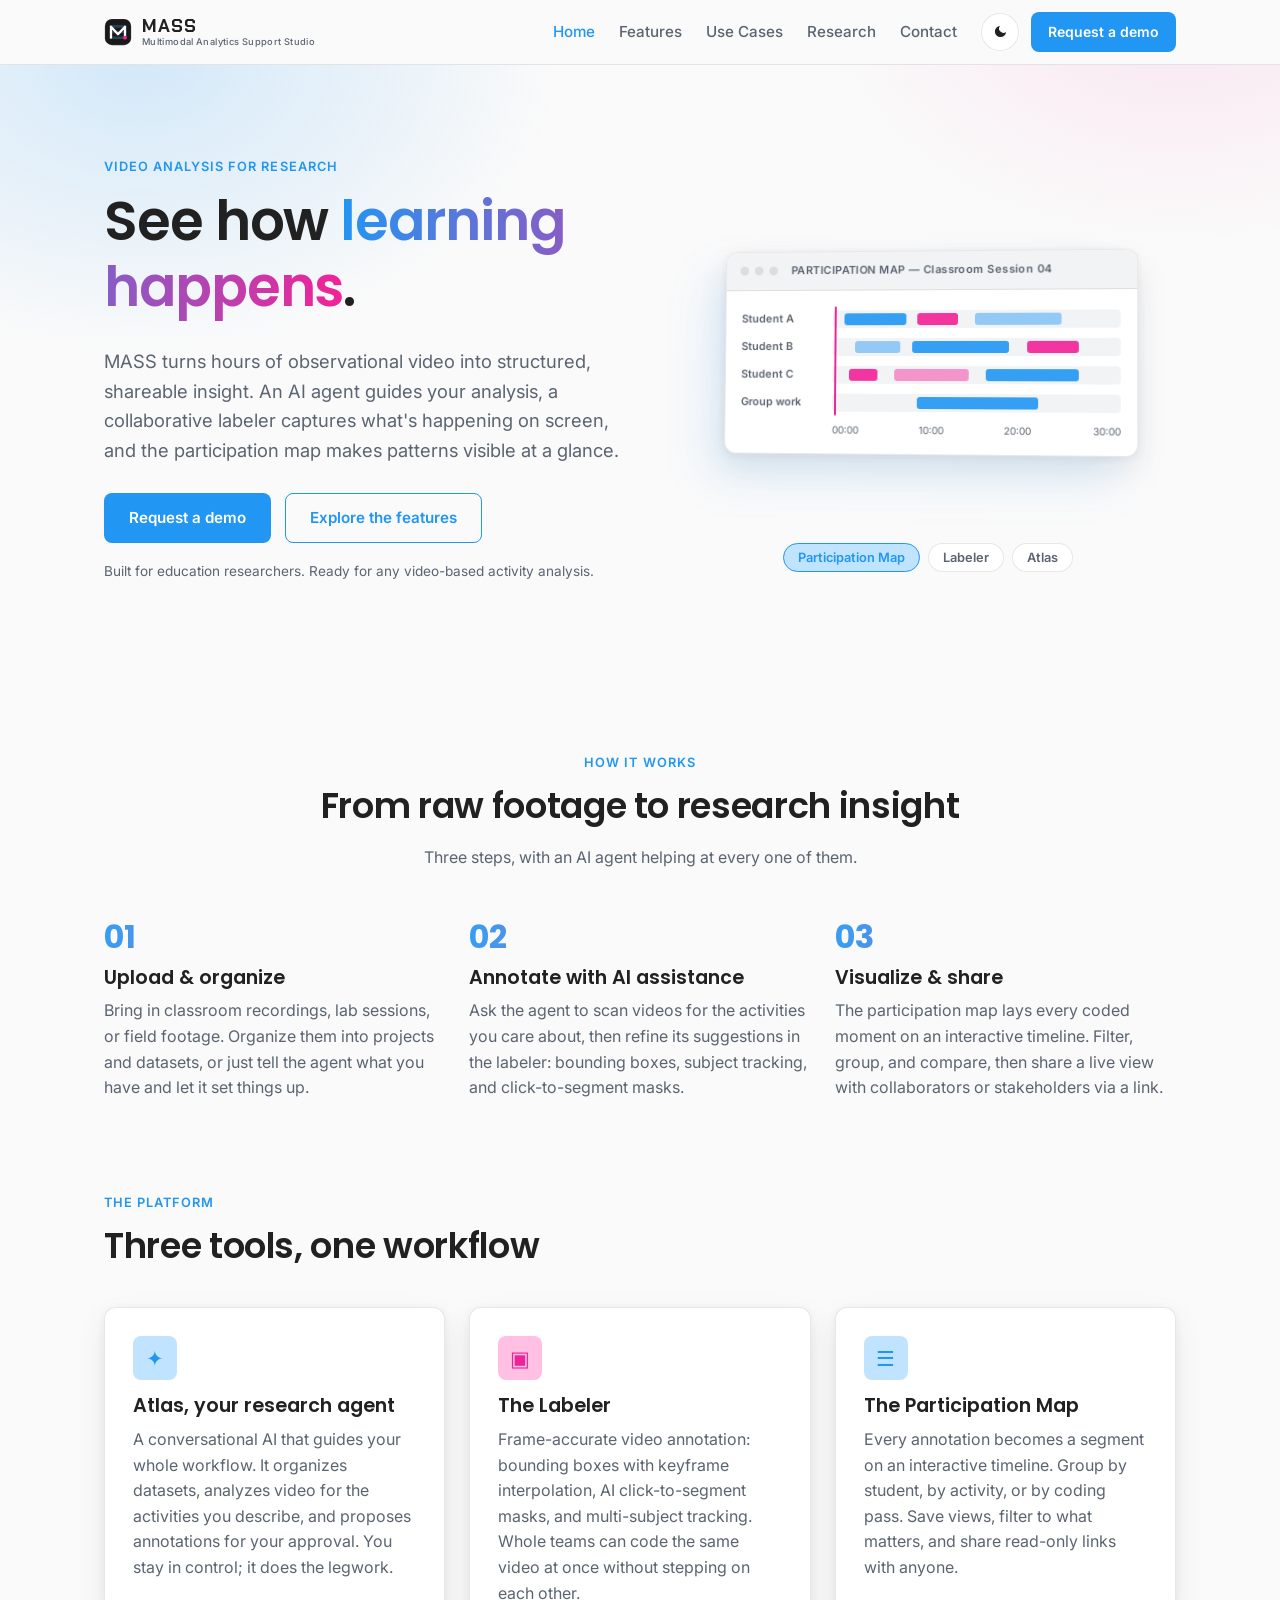
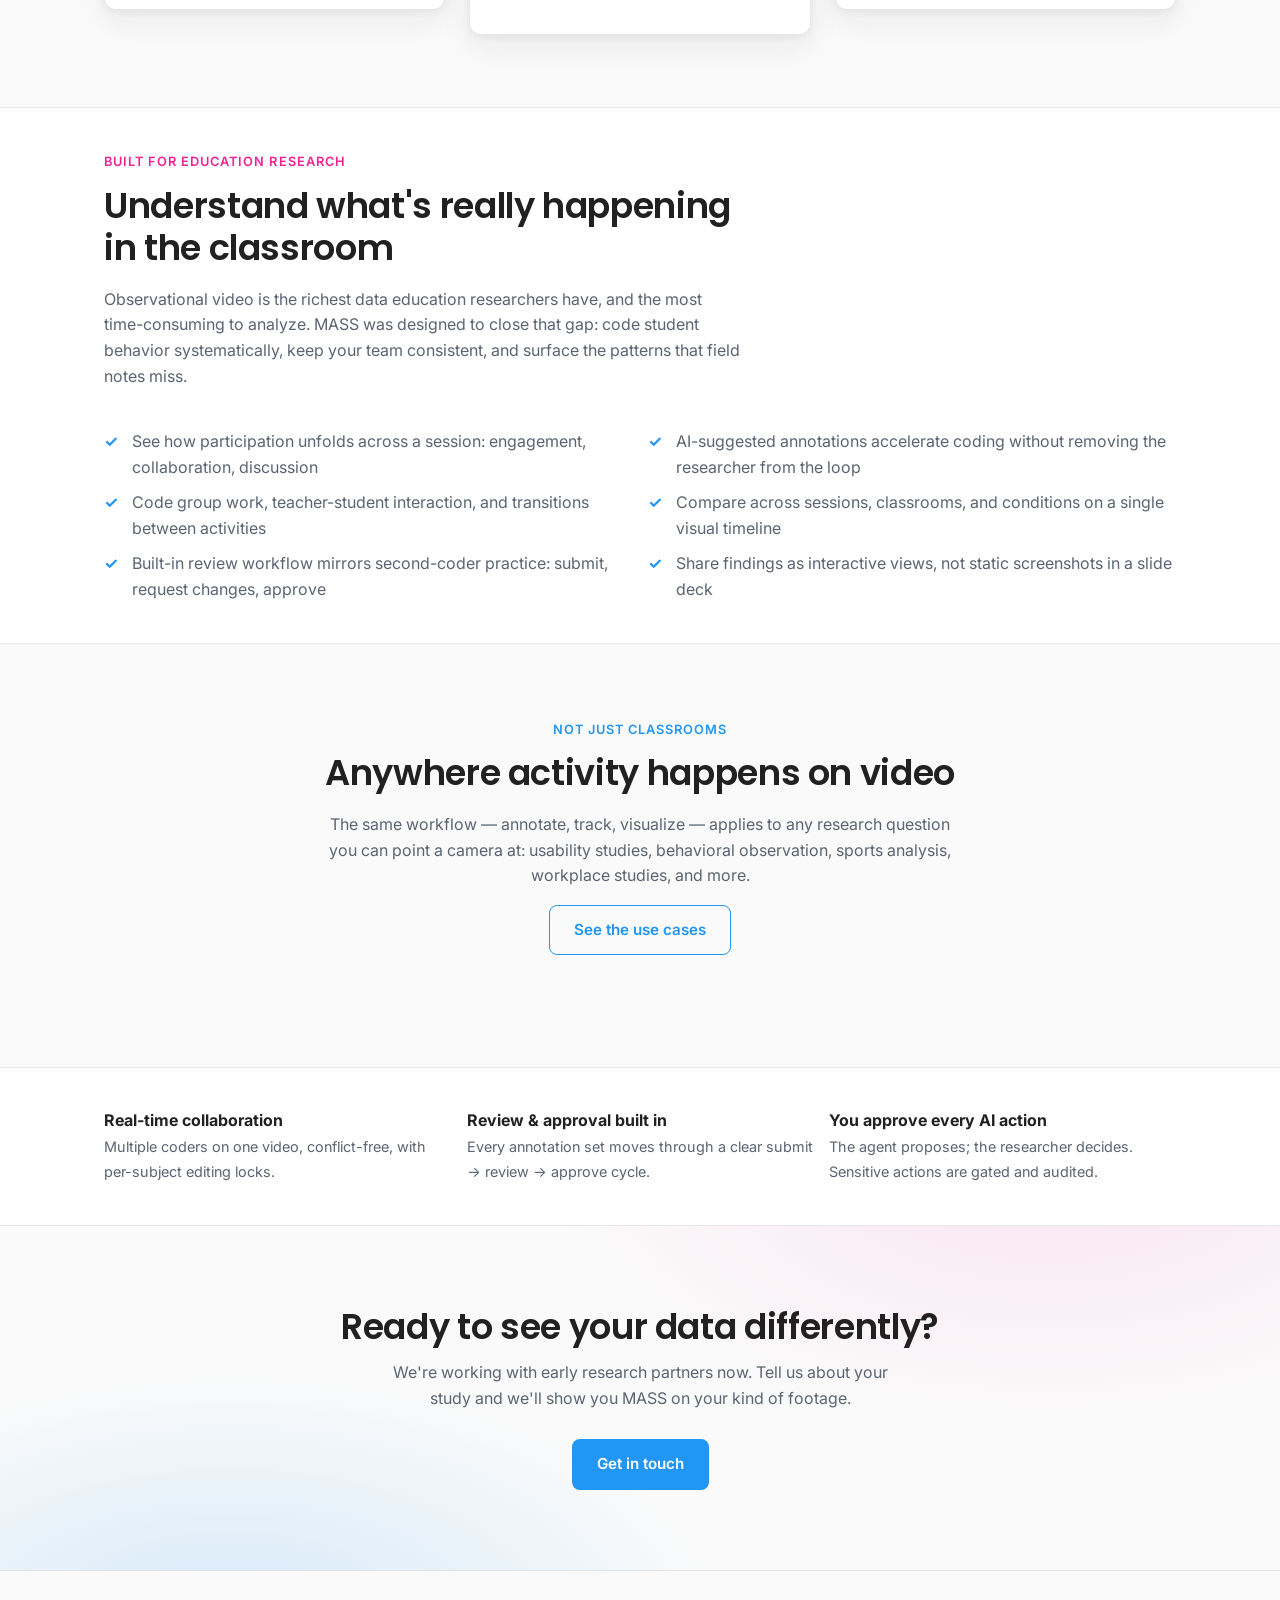
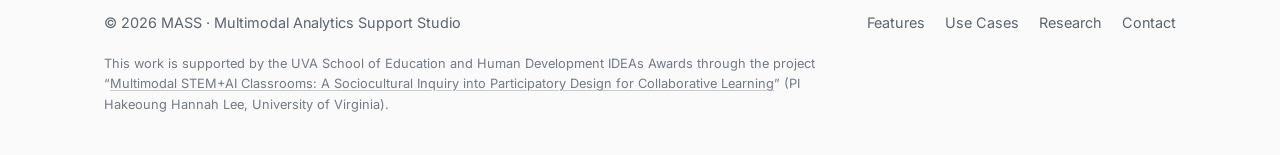
<file: index.html>
<!DOCTYPE html>
<html lang="en">
<head>
  <meta charset="UTF-8" />
  <meta name="viewport" content="width=device-width, initial-scale=1.0" />
  <title>MASS — See how learning happens</title>
  <meta name="description" content="MASS turns hours of observational video into structured, shareable research insight. Agent-guided workflows, collaborative annotation, and visual activity analysis, built for education researchers." />
  <link rel="icon" type="image/svg+xml" href="assets/logo.svg" />
  <link rel="preconnect" href="https://fonts.googleapis.com" />
  <link rel="preconnect" href="https://fonts.gstatic.com" crossorigin />
  <link href="https://fonts.googleapis.com/css2?family=Chakra+Petch:wght@700&family=Inter:wght@400;500;600&family=Poppins:wght@600;700&display=swap" rel="stylesheet" />
  <link rel="stylesheet" href="css/styles.css" />
  <script>
    // Set theme before first paint to avoid a flash of the wrong mode.
    (function () {
      try {
        var t = localStorage.getItem("mass-theme");
        if (!t) t = "light";
        document.documentElement.setAttribute("data-theme", t);
      } catch (e) {}
    })();
  </script>
</head>
<body>

  <header class="site-header">
    <div class="container nav">
      <a class="nav__brand" href="/">
        <img src="assets/logo.svg" alt="" width="28" height="28" />
        <span class="nav__brand-text">MASS<small>Multimodal Analytics Support Studio</small></span>
      </a>
      <button class="nav-toggle" aria-label="Toggle navigation" aria-expanded="false">☰</button>
      <ul class="nav__links">
        <li><a href="/" class="is-active">Home</a></li>
        <li><a href="features">Features</a></li>
        <li><a href="use-cases">Use Cases</a></li>
        <li><a href="https://www.mltilab.com/projects/mass" target="_blank" rel="noopener">Research</a></li>
        <li><a href="contact">Contact</a></li>
      </ul>
      <div class="nav__actions">
        <button class="theme-toggle" aria-label="Toggle dark mode">
          <span class="icon-moon"><svg width="15" height="15" viewBox="0 0 24 24" fill="currentColor" aria-hidden="true"><path d="M21 12.8A9 9 0 1 1 11.2 3a7 7 0 0 0 9.8 9.8z"/></svg></span><span class="icon-sun"><svg width="15" height="15" viewBox="0 0 24 24" fill="none" stroke="currentColor" stroke-width="2" stroke-linecap="round" aria-hidden="true"><circle cx="12" cy="12" r="4"/><path d="M12 2v2M12 20v2M4.9 4.9l1.4 1.4M17.7 17.7l1.4 1.4M2 12h2M20 12h2M4.9 19.1l1.4-1.4M17.7 6.3l1.4-1.4"/></svg></span>
        </button>
        <a class="btn btn--primary btn--small" href="contact">Request a demo</a>
      </div>
    </div>
  </header>

  <main>

    <!-- ============ HERO ============ -->
    <section class="hero">
      <div class="container">
        <div class="hero__copy">
          <span class="eyebrow">Video analysis for research</span>
          <h1>See how <span class="grad-text">learning happens</span>.</h1>
          <p class="lead">
            MASS turns hours of observational video into structured, shareable insight.
            An AI agent guides your analysis, a collaborative labeler captures what's
            happening on screen, and the participation map makes patterns visible at a glance.
          </p>
          <div class="hero__actions">
            <a class="btn btn--primary" href="contact">Request a demo</a>
            <a class="btn btn--outline" href="features">Explore the features</a>
          </div>
          <p class="hero__note">Built for education researchers. Ready for any video-based activity analysis.</p>
        </div>

        <!-- Rotating product showcase: participation map / labeler / Atlas -->
        <div class="hero-showcase">
          <div class="hero-mocks">

            <figure class="mock is-active" data-mock="map" aria-label="Illustration of the MASS participation map: per-student timelines with color-coded activity segments">
              <div class="mock__bar">
                <span class="mock__dot"></span><span class="mock__dot"></span><span class="mock__dot"></span>
                <span class="mock__title">PARTICIPATION MAP — Classroom Session 04</span>
              </div>
              <div class="mock__body">
                <div class="am-timeline">
                  <div class="am-lane">
                    <span class="am-lane__label">Student A</span>
                    <div class="am-lane__track">
                      <span class="am-seg" style="left:4%; width:22%"></span>
                      <span class="am-seg--alt am-seg" style="left:30%; width:14%"></span>
                      <span class="am-seg am-seg--soft" style="left:50%; width:30%"></span>
                    </div>
                  </div>
                  <div class="am-lane">
                    <span class="am-lane__label">Student B</span>
                    <div class="am-lane__track">
                      <span class="am-seg am-seg--soft" style="left:8%; width:16%"></span>
                      <span class="am-seg" style="left:28%; width:34%"></span>
                      <span class="am-seg--alt am-seg" style="left:68%; width:18%"></span>
                    </div>
                  </div>
                  <div class="am-lane">
                    <span class="am-lane__label">Student C</span>
                    <div class="am-lane__track">
                      <span class="am-seg--alt am-seg" style="left:6%; width:10%"></span>
                      <span class="am-seg am-seg--soft2" style="left:22%; width:26%"></span>
                      <span class="am-seg" style="left:54%; width:32%"></span>
                    </div>
                  </div>
                  <div class="am-lane">
                    <span class="am-lane__label">Group work</span>
                    <div class="am-lane__track">
                      <span class="am-seg" style="left:30%; width:42%"></span>
                    </div>
                  </div>
                  <span class="am-playhead" aria-hidden="true"></span>
                </div>
                <div class="am-axis"><span>00:00</span><span>10:00</span><span>20:00</span><span>30:00</span></div>
              </div>
            </figure>

            <figure class="mock" data-mock="labeler" aria-label="Illustration of the labeler: a video frame with tracked bounding boxes and a keyframe timeline">
              <div class="mock__bar">
                <span class="mock__dot"></span><span class="mock__dot"></span><span class="mock__dot"></span>
                <span class="mock__title">LABELER — session_04.mp4 · pass: group-work</span>
              </div>
              <div class="mock__body">
                <div class="lb-frame">
                  <div class="lb-box" style="left: 12%; top: 34%; width: 26%; height: 44%;">
                    <span class="lb-box__tag">Student A · on-task</span>
                  </div>
                  <div class="lb-box lb-box--alt" style="left: 55%; top: 28%; width: 30%; height: 52%;">
                    <span class="lb-box__tag">Student B · discussing</span>
                  </div>
                </div>
                <div class="lb-timeline">
                  <span class="lb-key" style="left: 10%"></span>
                  <span class="lb-key" style="left: 34%"></span>
                  <span class="lb-key" style="left: 58%"></span>
                  <span class="lb-key lb-key--alt" style="left: 22%"></span>
                  <span class="lb-key lb-key--alt" style="left: 72%"></span>
                  <span class="lb-key lb-key--alt" style="left: 90%"></span>
                </div>
              </div>
            </figure>

            <figure class="mock" data-mock="atlas" aria-label="Illustration of a conversation with the Atlas agent">
              <div class="mock__bar">
                <span class="mock__dot"></span><span class="mock__dot"></span><span class="mock__dot"></span>
                <span class="mock__title">ATLAS</span>
              </div>
              <div class="mock__body chat">
                <div class="chat__msg chat__msg--user">
                  Find every segment in this week's recordings where students are working in groups.
                </div>
                <div class="chat__msg chat__msg--agent">
                  I analyzed 12 videos in <strong>Dataset: Week 14</strong> and found 47 candidate segments
                  of group work. I'd like to create an annotation pass called <strong>"group-work"</strong>
                  so you can review them in the labeler.
                </div>
                <div class="chat__approval">
                  <span>Create annotation pass "group-work"?</span>
                  <button class="btn btn--primary" type="button">Approve</button>
                </div>
              </div>
            </figure>

          </div>
          <div class="hero-tabs" role="tablist" aria-label="Product views">
            <button class="hero-tab is-active" type="button" data-target="map" aria-selected="true">Participation Map</button>
            <button class="hero-tab" type="button" data-target="labeler" aria-selected="false">Labeler</button>
            <button class="hero-tab" type="button" data-target="atlas" aria-selected="false">Atlas</button>
          </div>
        </div>
      </div>
    </section>

    <!-- ============ HOW IT WORKS ============ -->
    <section>
      <div class="container">
        <div class="section-head section-head--center">
          <span class="eyebrow">How it works</span>
          <h2>From raw footage to research insight</h2>
          <p class="muted">Three steps, with an AI agent helping at every one of them.</p>
        </div>
        <div class="grid grid--3">
          <div class="step reveal">
            <div class="step__num">01</div>
            <h3>Upload &amp; organize</h3>
            <p>Bring in classroom recordings, lab sessions, or field footage. Organize them into projects and datasets, or just tell the agent what you have and let it set things up.</p>
          </div>
          <div class="step reveal">
            <div class="step__num">02</div>
            <h3>Annotate with AI assistance</h3>
            <p>Ask the agent to scan videos for the activities you care about, then refine its suggestions in the labeler: bounding boxes, subject tracking, and click-to-segment masks.</p>
          </div>
          <div class="step reveal">
            <div class="step__num">03</div>
            <h3>Visualize &amp; share</h3>
            <p>The participation map lays every coded moment on an interactive timeline. Filter, group, and compare, then share a live view with collaborators or stakeholders via a link.</p>
          </div>
        </div>
      </div>
    </section>

    <!-- ============ THREE PILLARS ============ -->
    <section style="padding-top: 0;">
      <div class="container">
        <div class="section-head">
          <span class="eyebrow">The platform</span>
          <h2>Three tools, one workflow</h2>
        </div>
        <div class="grid grid--3">
          <a class="card-wrap reveal" href="features#atlas">
            <div class="card card--link">
              <span class="card__icon">✦</span>
              <h3>Atlas, your research agent</h3>
              <p>A conversational AI that guides your whole workflow. It organizes datasets, analyzes video for the activities you describe, and proposes annotations for your approval. You stay in control; it does the legwork.</p>
            </div>
          </a>
          <a class="card-wrap reveal" href="features#labeler">
            <div class="card card--link">
              <span class="card__icon card__icon--alt">▣</span>
              <h3>The Labeler</h3>
              <p>Frame-accurate video annotation: bounding boxes with keyframe interpolation, AI click-to-segment masks, and multi-subject tracking. Whole teams can code the same video at once without stepping on each other.</p>
            </div>
          </a>
          <a class="card-wrap reveal" href="features#participation-map">
            <div class="card card--link">
              <span class="card__icon">☰</span>
              <h3>The Participation Map</h3>
              <p>Every annotation becomes a segment on an interactive timeline. Group by student, by activity, or by coding pass. Save views, filter to what matters, and share read-only links with anyone.</p>
            </div>
          </a>
        </div>
      </div>
    </section>

    <!-- ============ EDUCATION FOCUS ============ -->
    <section class="strip">
      <div class="container">
        <div class="section-head">
          <span class="eyebrow eyebrow--alt">Built for education research</span>
          <h2>Understand what's really happening in the classroom</h2>
          <p class="muted">
            Observational video is the richest data education researchers have, and the most
            time-consuming to analyze. MASS was designed to close that gap: code student behavior
            systematically, keep your team consistent, and surface the patterns that field notes miss.
          </p>
        </div>
        <div class="grid grid--2">
          <ul class="checklist">
            <li>See how participation unfolds across a session: engagement, collaboration, discussion</li>
            <li>Code group work, teacher-student interaction, and transitions between activities</li>
            <li>Built-in review workflow mirrors second-coder practice: submit, request changes, approve</li>
          </ul>
          <ul class="checklist">
            <li>AI-suggested annotations accelerate coding without removing the researcher from the loop</li>
            <li>Compare across sessions, classrooms, and conditions on a single visual timeline</li>
            <li>Share findings as interactive views, not static screenshots in a slide deck</li>
          </ul>
        </div>
      </div>
    </section>

    <!-- ============ BEYOND EDUCATION TEASER ============ -->
    <section>
      <div class="container">
        <div class="section-head section-head--center">
          <span class="eyebrow">Not just classrooms</span>
          <h2>Anywhere activity happens on video</h2>
          <p class="muted">
            The same workflow — annotate, track, visualize — applies to any research question
            you can point a camera at: usability studies, behavioral observation, sports analysis,
            workplace studies, and more.
          </p>
          <a class="btn btn--outline" href="use-cases">See the use cases</a>
        </div>
      </div>
    </section>

    <!-- ============ TRUST STRIP ============ -->
    <section class="strip" style="padding: 40px 0;">
      <div class="container grid grid--3">
        <div class="strip-item">
          <div><strong>Real-time collaboration</strong><span>Multiple coders on one video, conflict-free, with per-subject editing locks.</span></div>
        </div>
        <div class="strip-item">
          <div><strong>Review &amp; approval built in</strong><span>Every annotation set moves through a clear submit → review → approve cycle.</span></div>
        </div>
        <div class="strip-item">
          <div><strong>You approve every AI action</strong><span>The agent proposes; the researcher decides. Sensitive actions are gated and audited.</span></div>
        </div>
      </div>
    </section>

    <!-- ============ CTA ============ -->
    <section class="cta-band">
      <div class="container">
        <h2>Ready to see your data differently?</h2>
        <p>We're working with early research partners now. Tell us about your study and we'll show you MASS on your kind of footage.</p>
        <a class="btn btn--primary" href="contact">Get in touch</a>
      </div>
    </section>

  </main>

  <footer class="site-footer">
    <div class="container">
      <span>© <span id="year"></span> MASS · Multimodal Analytics Support Studio</span>
      <nav>
        <a href="features">Features</a>
        <a href="use-cases">Use Cases</a>
        <a href="https://www.mltilab.com/projects/mass" target="_blank" rel="noopener">Research</a>
        <a href="contact">Contact</a>
      </nav>
      <p class="site-footer__note">This work is supported by the UVA School of Education and Human Development IDEAs Awards through the project “<a href="https://www.mltilab.com/projects" target="_blank" rel="noopener">Multimodal STEM+AI Classrooms: A Sociocultural Inquiry into Participatory Design for Collaborative Learning</a>” (PI Hakeoung Hannah Lee, University of Virginia).</p>
    </div>
  </footer>

  <script src="js/main.js"></script>
</body>
</html>
</file>
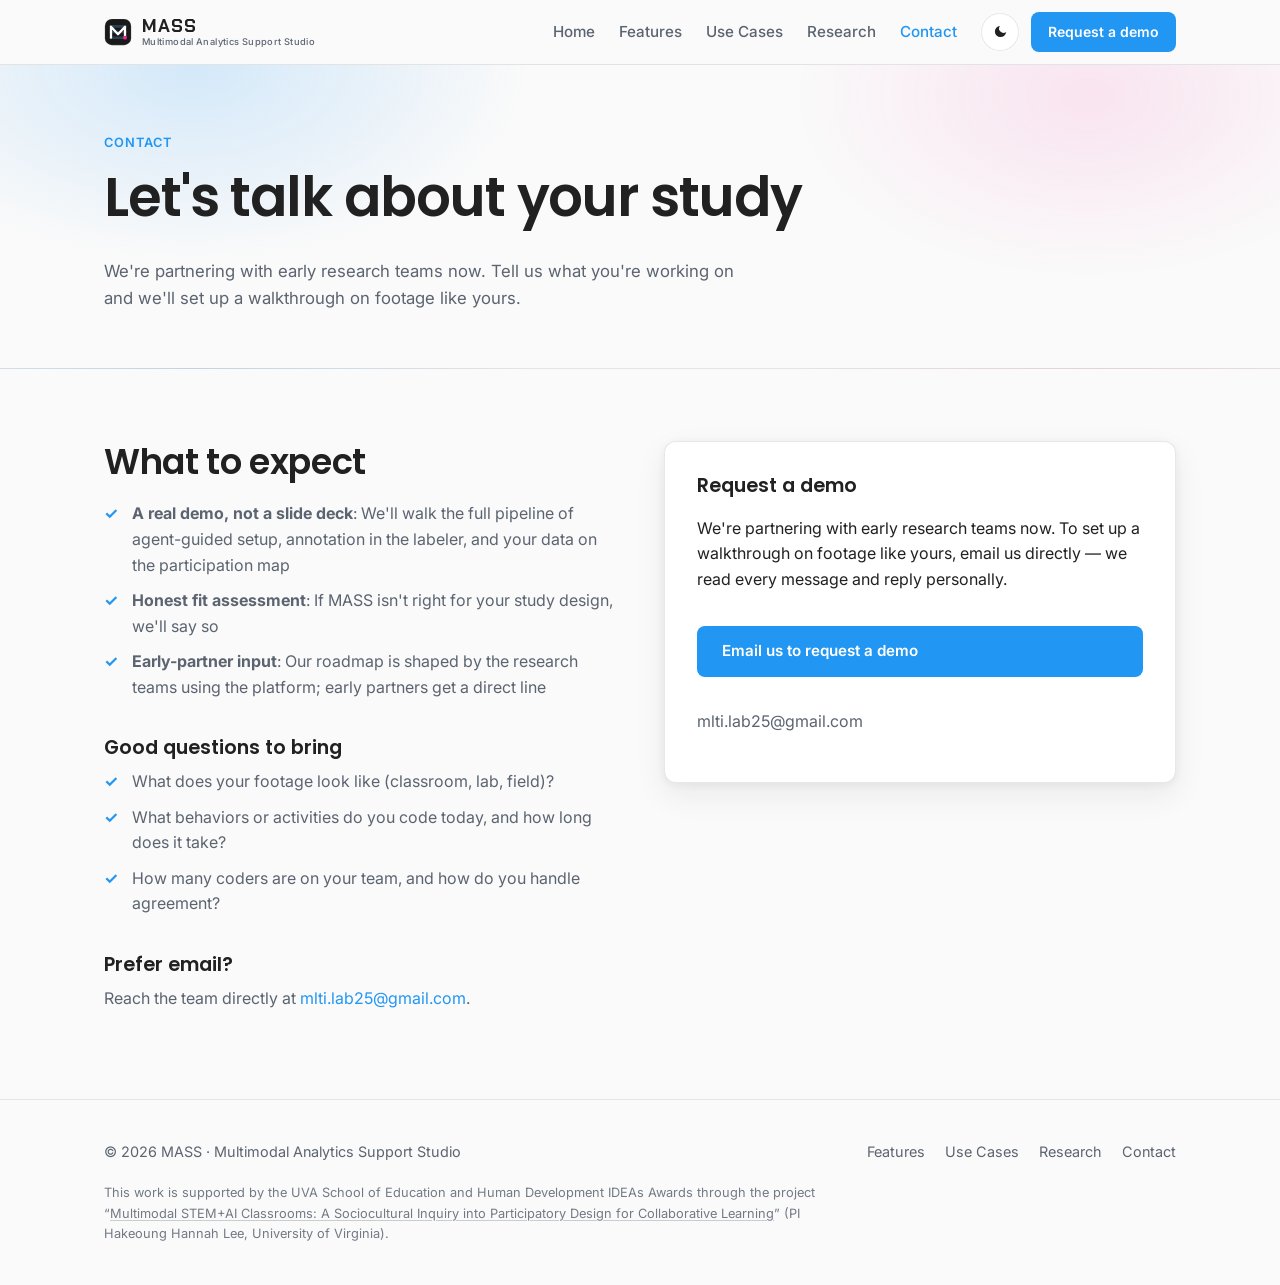
<file: contact.html>
<!DOCTYPE html>
<html lang="en">
<head>
  <meta charset="UTF-8" />
  <meta name="viewport" content="width=device-width, initial-scale=1.0" />
  <title>Contact — MASS</title>
  <meta name="description" content="Request a demo of MASS or join the early-access program for research teams analyzing video." />
  <link rel="icon" type="image/svg+xml" href="assets/logo.svg" />
  <link rel="preconnect" href="https://fonts.googleapis.com" />
  <link rel="preconnect" href="https://fonts.gstatic.com" crossorigin />
  <link href="https://fonts.googleapis.com/css2?family=Chakra+Petch:wght@700&family=Inter:wght@400;500;600&family=Poppins:wght@600;700&display=swap" rel="stylesheet" />
  <link rel="stylesheet" href="css/styles.css" />
  <script>
    (function () {
      try {
        var t = localStorage.getItem("mass-theme");
        if (!t) t = "light";
        document.documentElement.setAttribute("data-theme", t);
      } catch (e) {}
    })();
  </script>
</head>
<body>

  <header class="site-header">
    <div class="container nav">
      <a class="nav__brand" href="/">
        <img src="assets/logo.svg" alt="" width="28" height="28" />
        <span class="nav__brand-text">MASS<small>Multimodal Analytics Support Studio</small></span>
      </a>
      <button class="nav-toggle" aria-label="Toggle navigation" aria-expanded="false">☰</button>
      <ul class="nav__links">
        <li><a href="/">Home</a></li>
        <li><a href="features">Features</a></li>
        <li><a href="use-cases">Use Cases</a></li>
        <li><a href="https://www.mltilab.com/projects/mass" target="_blank" rel="noopener">Research</a></li>
        <li><a href="contact" class="is-active">Contact</a></li>
      </ul>
      <div class="nav__actions">
        <button class="theme-toggle" aria-label="Toggle dark mode">
          <span class="icon-moon"><svg width="15" height="15" viewBox="0 0 24 24" fill="currentColor" aria-hidden="true"><path d="M21 12.8A9 9 0 1 1 11.2 3a7 7 0 0 0 9.8 9.8z"/></svg></span><span class="icon-sun"><svg width="15" height="15" viewBox="0 0 24 24" fill="none" stroke="currentColor" stroke-width="2" stroke-linecap="round" aria-hidden="true"><circle cx="12" cy="12" r="4"/><path d="M12 2v2M12 20v2M4.9 4.9l1.4 1.4M17.7 17.7l1.4 1.4M2 12h2M20 12h2M4.9 19.1l1.4-1.4M17.7 6.3l1.4-1.4"/></svg></span>
        </button>
        <a class="btn btn--primary btn--small" href="contact">Request a demo</a>
      </div>
    </div>
  </header>

  <main>

    <section class="page-hero">
      <div class="container">
        <span class="eyebrow">Contact</span>
        <h1>Let's talk about your study</h1>
        <p>
          We're partnering with early research teams now. Tell us what you're working on
          and we'll set up a walkthrough on footage like yours.
        </p>
      </div>
    </section>

    <section>
      <div class="container contact-grid">

        <div>
          <h2>What to expect</h2>
          <ul class="checklist">
            <li><strong>A real demo, not a slide deck</strong>: We'll walk the full pipeline of agent-guided setup, annotation in the labeler, and your data on the participation map</li>
            <li><strong>Honest fit assessment</strong>: If MASS isn't right for your study design, we'll say so</li>
            <li><strong>Early-partner input</strong>: Our roadmap is shaped by the research teams using the platform; early partners get a direct line</li>
          </ul>

          <h3 style="margin-top: 36px;">Good questions to bring</h3>
          <ul class="checklist">
            <li>What does your footage look like (classroom, lab, field)?</li>
            <li>What behaviors or activities do you code today, and how long does it take?</li>
            <li>How many coders are on your team, and how do you handle agreement?</li>
          </ul>

          <h3 style="margin-top: 36px;">Prefer email?</h3>
          <p class="muted">Reach the team directly at <a href="mailto:mlti.lab25@gmail.com">mlti.lab25@gmail.com</a>.</p>
        </div>

        <!-- Email-only contact for now. The full demo-request form is preserved (disabled) below;
             re-enable it once there's a host that can run the /api/contact verifier or a form service. -->
        <div class="form">
          <h3 style="margin: 0;">Request a demo</h3>
          <p>
            We're partnering with early research teams now. To set up a walkthrough on footage
            like yours, email us directly — we read every message and reply personally.
          </p>
          <a class="btn btn--primary" href="mailto:mlti.lab25@gmail.com?subject=MASS%20demo%20request">Email us to request a demo</a>
          <p class="muted form__email">mlti.lab25@gmail.com</p>
        </div>

        <!--
          ============================================================
          DEMO-REQUEST FORM — TEMPORARILY DISABLED (no form backend host).
          We dropped Vercel, so /api/contact (the Turnstile verifier in
          api/contact.js) is not deployed and the form has nowhere to post.

          To restore: pick a host that can run the serverless function (or a
          form service), delete the email-only CTA above, and uncomment the
          form below. The keys below are public/safe; the Turnstile SECRET
          key still lives only in the host's env, never in this file.

          (NOTE: the three developer hint-comments inside the original form
          were converted to plain text here so this block is a single valid
          HTML comment — HTML comments can't nest.)
          ============================================================

        <form class="form" id="contact-form" action="/api/contact" method="POST">
          <h3 style="margin: 0;">Request a demo</h3>

          Web3Forms access key (public, safe to expose — only routes to the inbox, can't read submissions):
          <input type="hidden" name="access_key" value="244a921c-f9bb-478e-9cc2-16eb3fc01ef2" />
          <input type="hidden" name="subject" value="New MASS demo request" />
          <input type="hidden" name="from_name" value="MASS site contact form" />
          Honeypot: hidden from people; bots auto-fill it and the submission is rejected.
          <input type="checkbox" name="botcheck" tabindex="-1" autocomplete="off" style="display: none" aria-hidden="true" />

          <label>
            Name
            <input type="text" name="name" placeholder="Dr. Jane Rivera" required />
          </label>
          <label>
            Email
            <input type="email" name="email" placeholder="you@university.edu" required />
          </label>
          <label>
            Organization
            <input type="text" name="organization" placeholder="University, school, district, lab…" />
          </label>
          <label>
            What best describes you?
            <select name="role">
              <option>Education researcher</option>
              <option>Research team / lab</option>
              <option>School or district</option>
              <option>Graduate student</option>
              <option>Other</option>
            </select>
          </label>
          <label>
            Tell us about your study
            <textarea name="message" placeholder="What are you recording, what are you trying to learn, and what does analysis look like for you today?"></textarea>
          </label>
          Cloudflare Turnstile SITE key (public). The SECRET key goes in the host's env, never here.
          <div class="cf-turnstile" data-sitekey="0x4AAAAAADknmJk6VyW7QX-5"></div>

          <button class="btn btn--primary" type="submit">Send request</button>
          <p class="form__status" role="status" aria-live="polite"></p>
        </form>
          ============================================================
        -->

      </div>
    </section>

  </main>

  <footer class="site-footer">
    <div class="container">
      <span>© <span id="year"></span> MASS · Multimodal Analytics Support Studio</span>
      <nav>
        <a href="features">Features</a>
        <a href="use-cases">Use Cases</a>
        <a href="https://www.mltilab.com/projects/mass" target="_blank" rel="noopener">Research</a>
        <a href="contact">Contact</a>
      </nav>
      <p class="site-footer__note">This work is supported by the UVA School of Education and Human Development IDEAs Awards through the project “<a href="https://www.mltilab.com/projects" target="_blank" rel="noopener">Multimodal STEM+AI Classrooms: A Sociocultural Inquiry into Participatory Design for Collaborative Learning</a>” (PI Hakeoung Hannah Lee, University of Virginia).</p>
    </div>
  </footer>

  <!-- Turnstile script disabled with the demo-request form. Re-enable when the form comes back.
  <script src="https://challenges.cloudflare.com/turnstile/v0/api.js" async defer></script>
  -->
  <script src="js/main.js"></script>
</body>
</html>
</file>
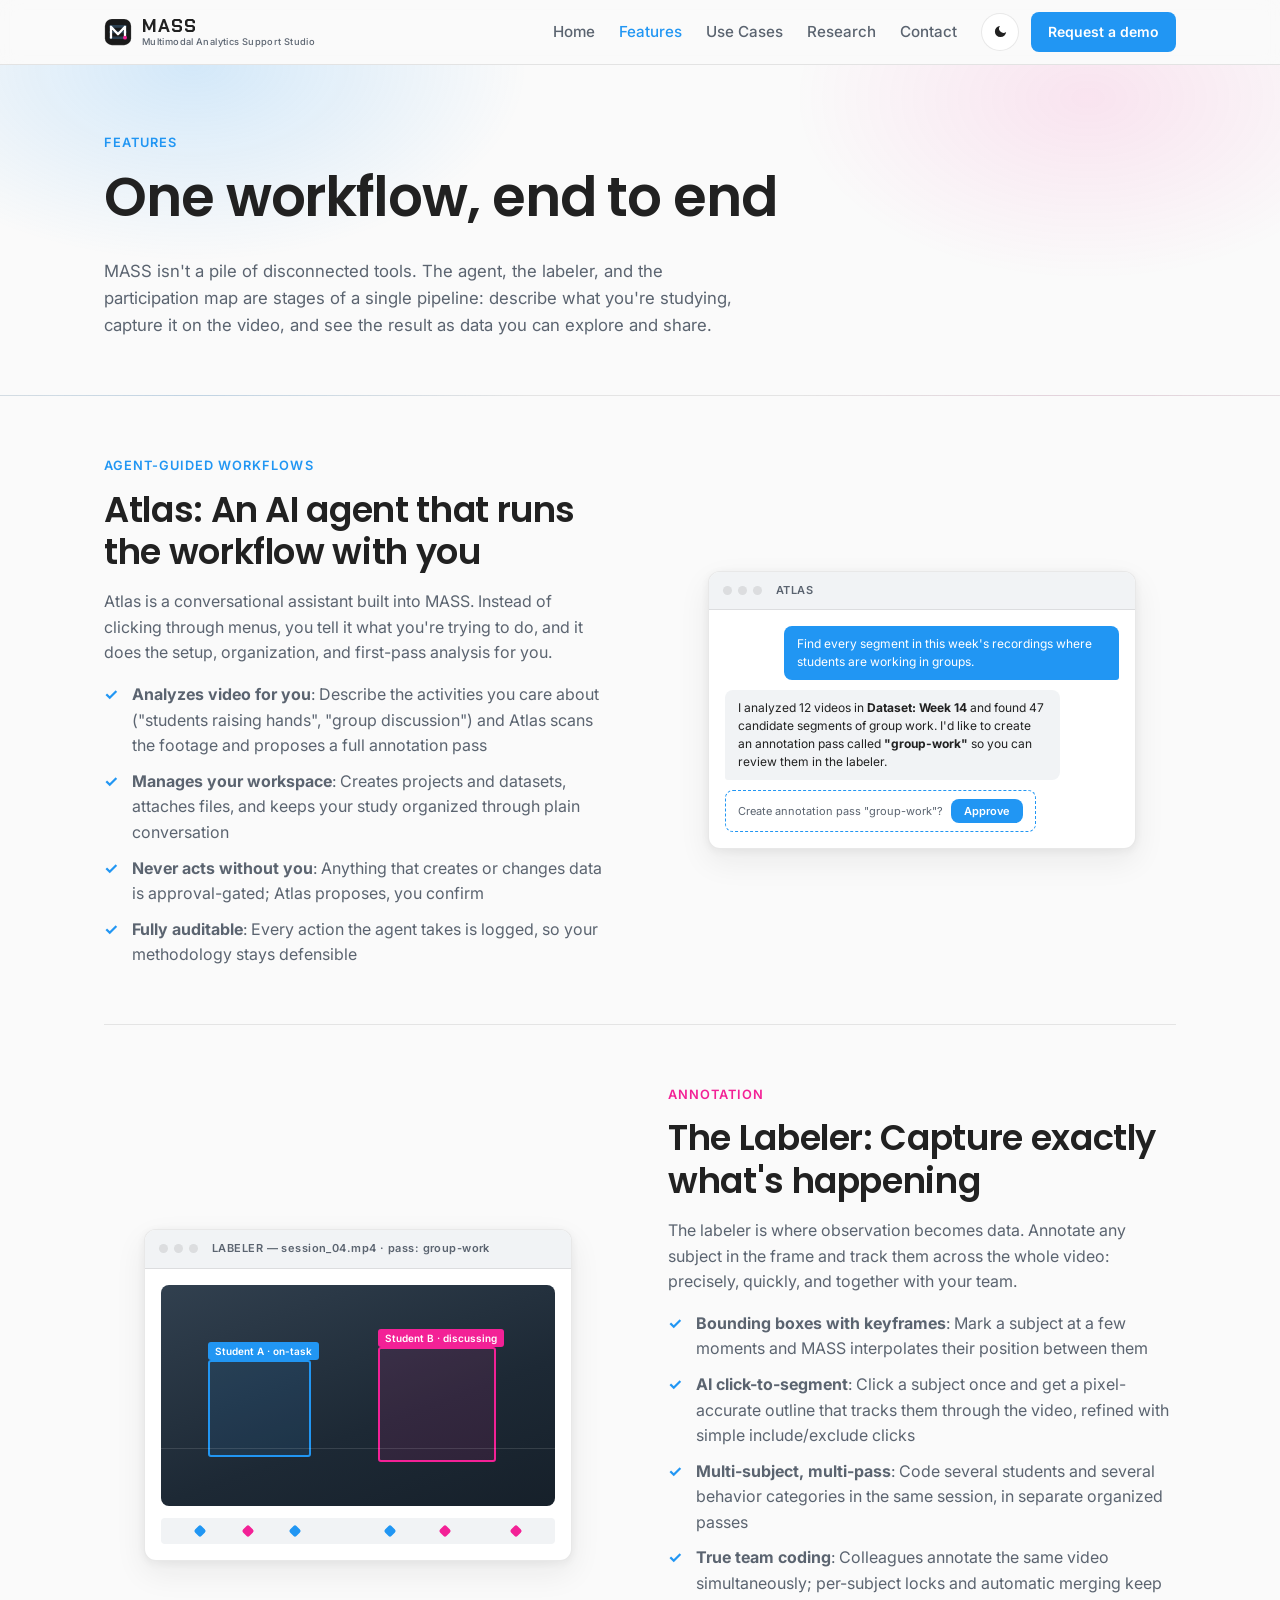
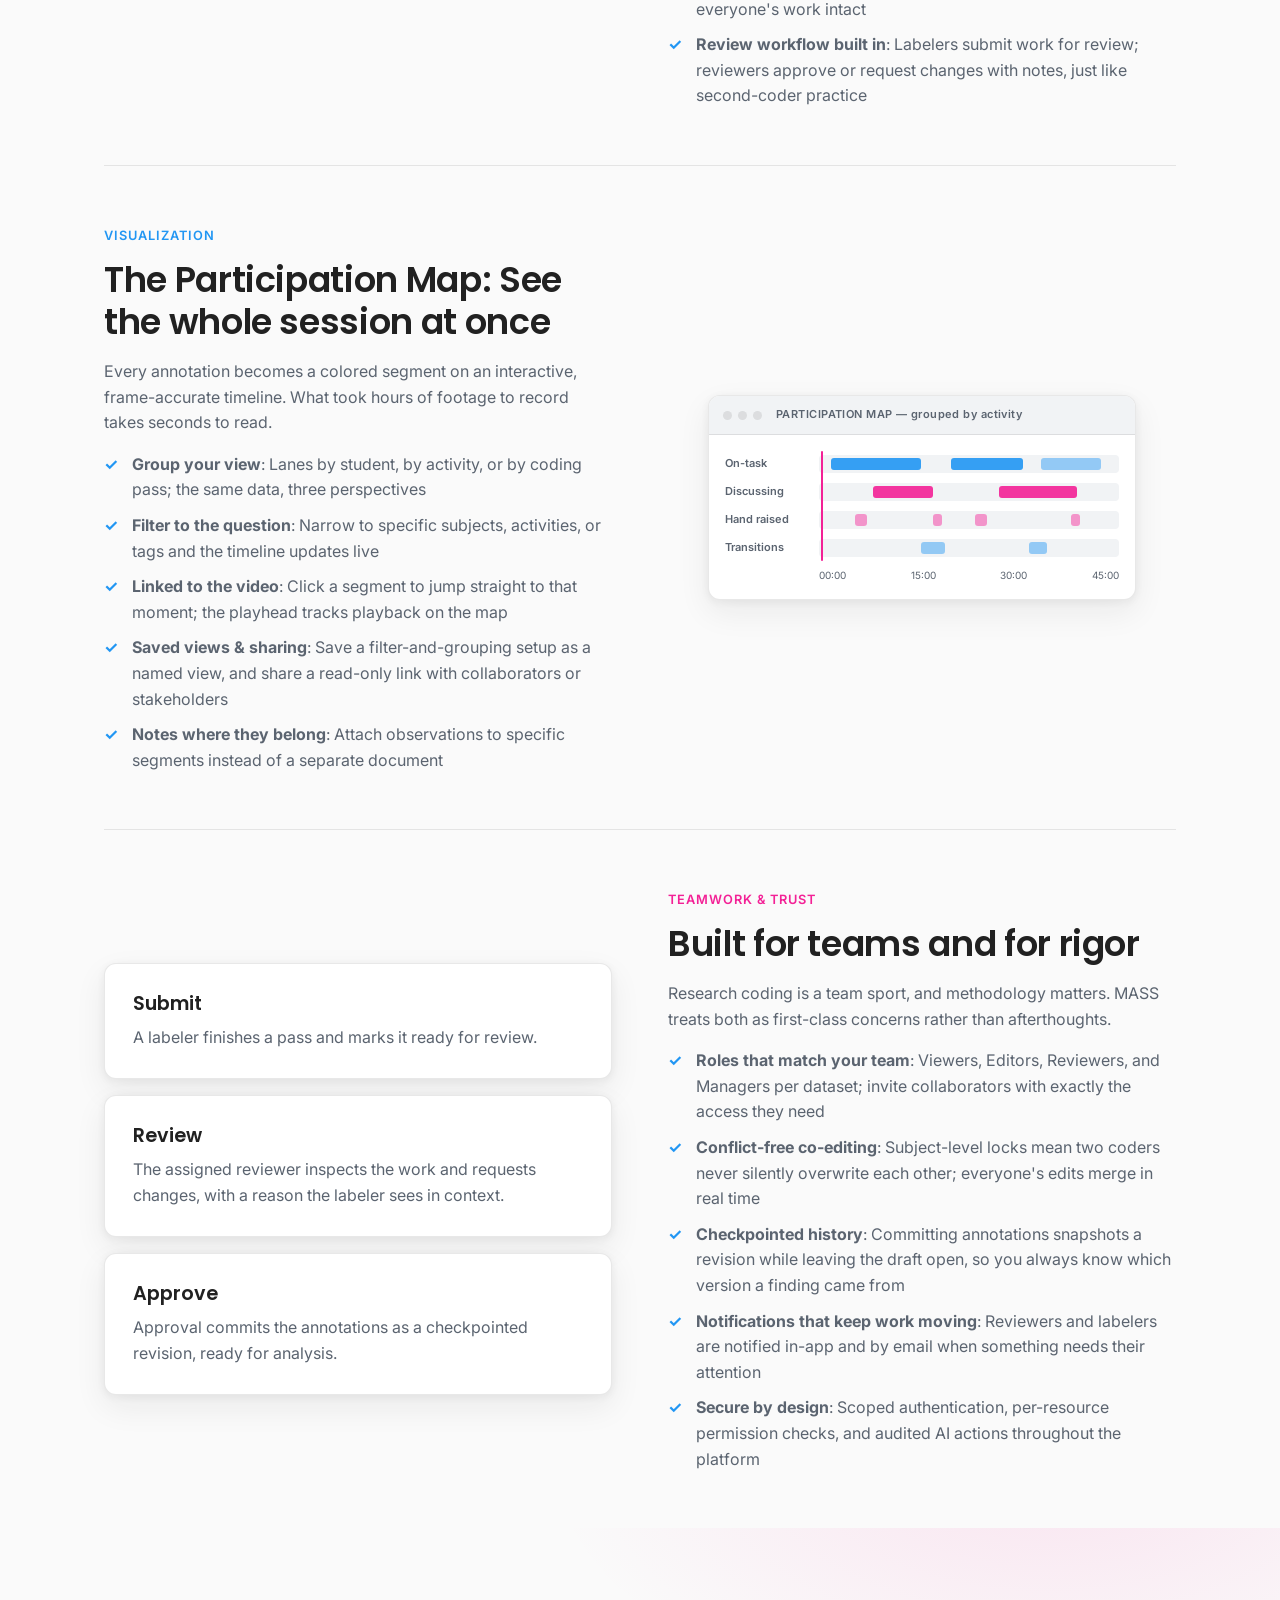
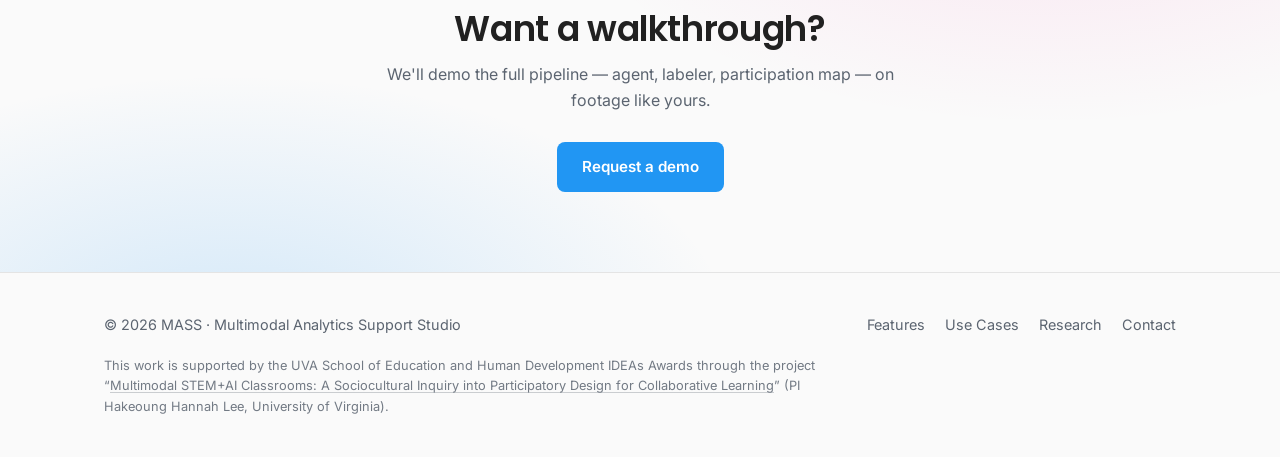
<file: features.html>
<!DOCTYPE html>
<html lang="en">
<head>
  <meta charset="UTF-8" />
  <meta name="viewport" content="width=device-width, initial-scale=1.0" />
  <title>Features — MASS</title>
  <meta name="description" content="Agent-guided workflows, a collaborative video labeler, and the participation map: how MASS takes you from raw footage to research insight." />
  <link rel="icon" type="image/svg+xml" href="assets/logo.svg" />
  <link rel="preconnect" href="https://fonts.googleapis.com" />
  <link rel="preconnect" href="https://fonts.gstatic.com" crossorigin />
  <link href="https://fonts.googleapis.com/css2?family=Chakra+Petch:wght@700&family=Inter:wght@400;500;600&family=Poppins:wght@600;700&display=swap" rel="stylesheet" />
  <link rel="stylesheet" href="css/styles.css" />
  <script>
    (function () {
      try {
        var t = localStorage.getItem("mass-theme");
        if (!t) t = "light";
        document.documentElement.setAttribute("data-theme", t);
      } catch (e) {}
    })();
  </script>
</head>
<body>

  <header class="site-header">
    <div class="container nav">
      <a class="nav__brand" href="/">
        <img src="assets/logo.svg" alt="" width="28" height="28" />
        <span class="nav__brand-text">MASS<small>Multimodal Analytics Support Studio</small></span>
      </a>
      <button class="nav-toggle" aria-label="Toggle navigation" aria-expanded="false">☰</button>
      <ul class="nav__links">
        <li><a href="/">Home</a></li>
        <li><a href="features" class="is-active">Features</a></li>
        <li><a href="use-cases">Use Cases</a></li>
        <li><a href="https://www.mltilab.com/projects/mass" target="_blank" rel="noopener">Research</a></li>
        <li><a href="contact">Contact</a></li>
      </ul>
      <div class="nav__actions">
        <button class="theme-toggle" aria-label="Toggle dark mode">
          <span class="icon-moon"><svg width="15" height="15" viewBox="0 0 24 24" fill="currentColor" aria-hidden="true"><path d="M21 12.8A9 9 0 1 1 11.2 3a7 7 0 0 0 9.8 9.8z"/></svg></span><span class="icon-sun"><svg width="15" height="15" viewBox="0 0 24 24" fill="none" stroke="currentColor" stroke-width="2" stroke-linecap="round" aria-hidden="true"><circle cx="12" cy="12" r="4"/><path d="M12 2v2M12 20v2M4.9 4.9l1.4 1.4M17.7 17.7l1.4 1.4M2 12h2M20 12h2M4.9 19.1l1.4-1.4M17.7 6.3l1.4-1.4"/></svg></span>
        </button>
        <a class="btn btn--primary btn--small" href="contact">Request a demo</a>
      </div>
    </div>
  </header>

  <main>

    <section class="page-hero">
      <div class="container">
        <span class="eyebrow">Features</span>
        <h1>One workflow, end to end</h1>
        <p>
          MASS isn't a pile of disconnected tools. The agent, the labeler, and the participation map
          are stages of a single pipeline: describe what you're studying, capture it on the video,
          and see the result as data you can explore and share.
        </p>
      </div>
    </section>

    <div class="container">

      <!-- ============ ATLAS ============ -->
      <article class="feature-row" id="atlas">
        <div>
          <span class="eyebrow">Agent-guided workflows</span>
          <h2>Atlas: An AI agent that runs the workflow with you</h2>
          <p>
            Atlas is a conversational assistant built into MASS. Instead of clicking through menus,
            you tell it what you're trying to do, and it does the setup, organization, and first-pass
            analysis for you.
          </p>
          <ul class="checklist">
            <li><strong>Analyzes video for you</strong>: Describe the activities you care about ("students raising hands", "group discussion") and Atlas scans the footage and proposes a full annotation pass</li>
            <li><strong>Manages your workspace</strong>: Creates projects and datasets, attaches files, and keeps your study organized through plain conversation</li>
            <li><strong>Never acts without you</strong>: Anything that creates or changes data is approval-gated; Atlas proposes, you confirm</li>
            <li><strong>Fully auditable</strong>: Every action the agent takes is logged, so your methodology stays defensible</li>
          </ul>
        </div>
        <figure class="feature-row__media mock" aria-label="Illustration of a conversation with the Atlas agent">
          <div class="mock__bar">
            <span class="mock__dot"></span><span class="mock__dot"></span><span class="mock__dot"></span>
            <span class="mock__title">ATLAS</span>
          </div>
          <div class="mock__body chat">
            <div class="chat__msg chat__msg--user">
              Find every segment in this week's recordings where students are working in groups.
            </div>
            <div class="chat__msg chat__msg--agent">
              I analyzed 12 videos in <strong>Dataset: Week 14</strong> and found 47 candidate segments
              of group work. I'd like to create an annotation pass called <strong>"group-work"</strong>
              so you can review them in the labeler.
            </div>
            <div class="chat__approval">
              <span>Create annotation pass "group-work"?</span>
              <button class="btn btn--primary" type="button">Approve</button>
            </div>
          </div>
        </figure>
      </article>

      <!-- ============ LABELER ============ -->
      <article class="feature-row feature-row--flip" id="labeler">
        <div>
          <span class="eyebrow eyebrow--alt">Annotation</span>
          <h2>The Labeler: Capture exactly what's happening</h2>
          <p>
            The labeler is where observation becomes data. Annotate any subject in the frame and
            track them across the whole video: precisely, quickly, and together with your team.
          </p>
          <ul class="checklist">
            <li><strong>Bounding boxes with keyframes</strong>: Mark a subject at a few moments and MASS interpolates their position between them</li>
            <li><strong>AI click-to-segment</strong>: Click a subject once and get a pixel-accurate outline that tracks them through the video, refined with simple include/exclude clicks</li>
            <li><strong>Multi-subject, multi-pass</strong>: Code several students and several behavior categories in the same session, in separate organized passes</li>
            <li><strong>True team coding</strong>: Colleagues annotate the same video simultaneously; per-subject locks and automatic merging keep everyone's work intact</li>
            <li><strong>Review workflow built in</strong>: Labelers submit work for review; reviewers approve or request changes with notes, just like second-coder practice</li>
          </ul>
        </div>
        <figure class="feature-row__media mock" aria-label="Illustration of the labeler: a video frame with tracked bounding boxes and a keyframe timeline">
          <div class="mock__bar">
            <span class="mock__dot"></span><span class="mock__dot"></span><span class="mock__dot"></span>
            <span class="mock__title">LABELER — session_04.mp4 · pass: group-work</span>
          </div>
          <div class="mock__body">
            <div class="lb-frame">
              <div class="lb-box" style="left: 12%; top: 34%; width: 26%; height: 44%;">
                <span class="lb-box__tag">Student A · on-task</span>
              </div>
              <div class="lb-box lb-box--alt" style="left: 55%; top: 28%; width: 30%; height: 52%;">
                <span class="lb-box__tag">Student B · discussing</span>
              </div>
            </div>
            <div class="lb-timeline">
              <span class="lb-key" style="left: 10%"></span>
              <span class="lb-key" style="left: 34%"></span>
              <span class="lb-key" style="left: 58%"></span>
              <span class="lb-key lb-key--alt" style="left: 22%"></span>
              <span class="lb-key lb-key--alt" style="left: 72%"></span>
              <span class="lb-key lb-key--alt" style="left: 90%"></span>
            </div>
          </div>
        </figure>
      </article>

      <!-- ============ PARTICIPATION MAP ============ -->
      <article class="feature-row" id="participation-map">
        <div>
          <span class="eyebrow">Visualization</span>
          <h2>The Participation Map: See the whole session at once</h2>
          <p>
            Every annotation becomes a colored segment on an interactive, frame-accurate timeline.
            What took hours of footage to record takes seconds to read.
          </p>
          <ul class="checklist">
            <li><strong>Group your view</strong>: Lanes by student, by activity, or by coding pass; the same data, three perspectives</li>
            <li><strong>Filter to the question</strong>: Narrow to specific subjects, activities, or tags and the timeline updates live</li>
            <li><strong>Linked to the video</strong>: Click a segment to jump straight to that moment; the playhead tracks playback on the map</li>
            <li><strong>Saved views &amp; sharing</strong>: Save a filter-and-grouping setup as a named view, and share a read-only link with collaborators or stakeholders</li>
            <li><strong>Notes where they belong</strong>: Attach observations to specific segments instead of a separate document</li>
          </ul>
        </div>
        <figure class="feature-row__media mock" aria-label="Illustration of the participation map grouped by activity">
          <div class="mock__bar">
            <span class="mock__dot"></span><span class="mock__dot"></span><span class="mock__dot"></span>
            <span class="mock__title">PARTICIPATION MAP — grouped by activity</span>
          </div>
          <div class="mock__body">
            <div class="am-timeline">
              <div class="am-lane">
                <span class="am-lane__label">On-task</span>
                <div class="am-lane__track">
                  <span class="am-seg" style="left:4%; width:30%"></span>
                  <span class="am-seg" style="left:44%; width:24%"></span>
                  <span class="am-seg am-seg--soft" style="left:74%; width:20%"></span>
                </div>
              </div>
              <div class="am-lane">
                <span class="am-lane__label">Discussing</span>
                <div class="am-lane__track">
                  <span class="am-seg--alt am-seg" style="left:18%; width:20%"></span>
                  <span class="am-seg--alt am-seg" style="left:60%; width:26%"></span>
                </div>
              </div>
              <div class="am-lane">
                <span class="am-lane__label">Hand raised</span>
                <div class="am-lane__track">
                  <span class="am-seg am-seg--soft2" style="left:12%; width:4%"></span>
                  <span class="am-seg am-seg--soft2" style="left:38%; width:3%"></span>
                  <span class="am-seg am-seg--soft2" style="left:52%; width:4%"></span>
                  <span class="am-seg am-seg--soft2" style="left:84%; width:3%"></span>
                </div>
              </div>
              <div class="am-lane">
                <span class="am-lane__label">Transitions</span>
                <div class="am-lane__track">
                  <span class="am-seg am-seg--soft" style="left:34%; width:8%"></span>
                  <span class="am-seg am-seg--soft" style="left:70%; width:6%"></span>
                </div>
              </div>
              <span class="am-playhead" aria-hidden="true"></span>
            </div>
            <div class="am-axis"><span>00:00</span><span>15:00</span><span>30:00</span><span>45:00</span></div>
          </div>
        </figure>
      </article>

      <!-- ============ COLLABORATION & FOUNDATION ============ -->
      <article class="feature-row feature-row--flip" id="collaboration">
        <div>
          <span class="eyebrow eyebrow--alt">Teamwork &amp; trust</span>
          <h2>Built for teams and for rigor</h2>
          <p>
            Research coding is a team sport, and methodology matters. MASS treats both as
            first-class concerns rather than afterthoughts.
          </p>
          <ul class="checklist">
            <li><strong>Roles that match your team</strong>: Viewers, Editors, Reviewers, and Managers per dataset; invite collaborators with exactly the access they need</li>
            <li><strong>Conflict-free co-editing</strong>: Subject-level locks mean two coders never silently overwrite each other; everyone's edits merge in real time</li>
            <li><strong>Checkpointed history</strong>: Committing annotations snapshots a revision while leaving the draft open, so you always know which version a finding came from</li>
            <li><strong>Notifications that keep work moving</strong>: Reviewers and labelers are notified in-app and by email when something needs their attention</li>
            <li><strong>Secure by design</strong>: Scoped authentication, per-resource permission checks, and audited AI actions throughout the platform</li>
          </ul>
        </div>
        <div class="feature-row__media">
          <div class="grid" style="gap: 16px;">
            <div class="card">
              <h3 style="margin-top: 0;">Submit</h3>
              <p>A labeler finishes a pass and marks it ready for review.</p>
            </div>
            <div class="card">
              <h3 style="margin-top: 0;">Review</h3>
              <p>The assigned reviewer inspects the work and requests changes, with a reason the labeler sees in context.</p>
            </div>
            <div class="card">
              <h3 style="margin-top: 0;">Approve</h3>
              <p>Approval commits the annotations as a checkpointed revision, ready for analysis.</p>
            </div>
          </div>
        </div>
      </article>

    </div>

    <!-- ============ CTA ============ -->
    <section class="cta-band">
      <div class="container">
        <h2>Want a walkthrough?</h2>
        <p>We'll demo the full pipeline — agent, labeler, participation map — on footage like yours.</p>
        <a class="btn btn--primary" href="contact">Request a demo</a>
      </div>
    </section>

  </main>

  <footer class="site-footer">
    <div class="container">
      <span>© <span id="year"></span> MASS · Multimodal Analytics Support Studio</span>
      <nav>
        <a href="features">Features</a>
        <a href="use-cases">Use Cases</a>
        <a href="https://www.mltilab.com/projects/mass" target="_blank" rel="noopener">Research</a>
        <a href="contact">Contact</a>
      </nav>
      <p class="site-footer__note">This work is supported by the UVA School of Education and Human Development IDEAs Awards through the project “<a href="https://www.mltilab.com/projects" target="_blank" rel="noopener">Multimodal STEM+AI Classrooms: A Sociocultural Inquiry into Participatory Design for Collaborative Learning</a>” (PI Hakeoung Hannah Lee, University of Virginia).</p>
    </div>
  </footer>

  <script src="js/main.js"></script>
</body>
</html>
</file>
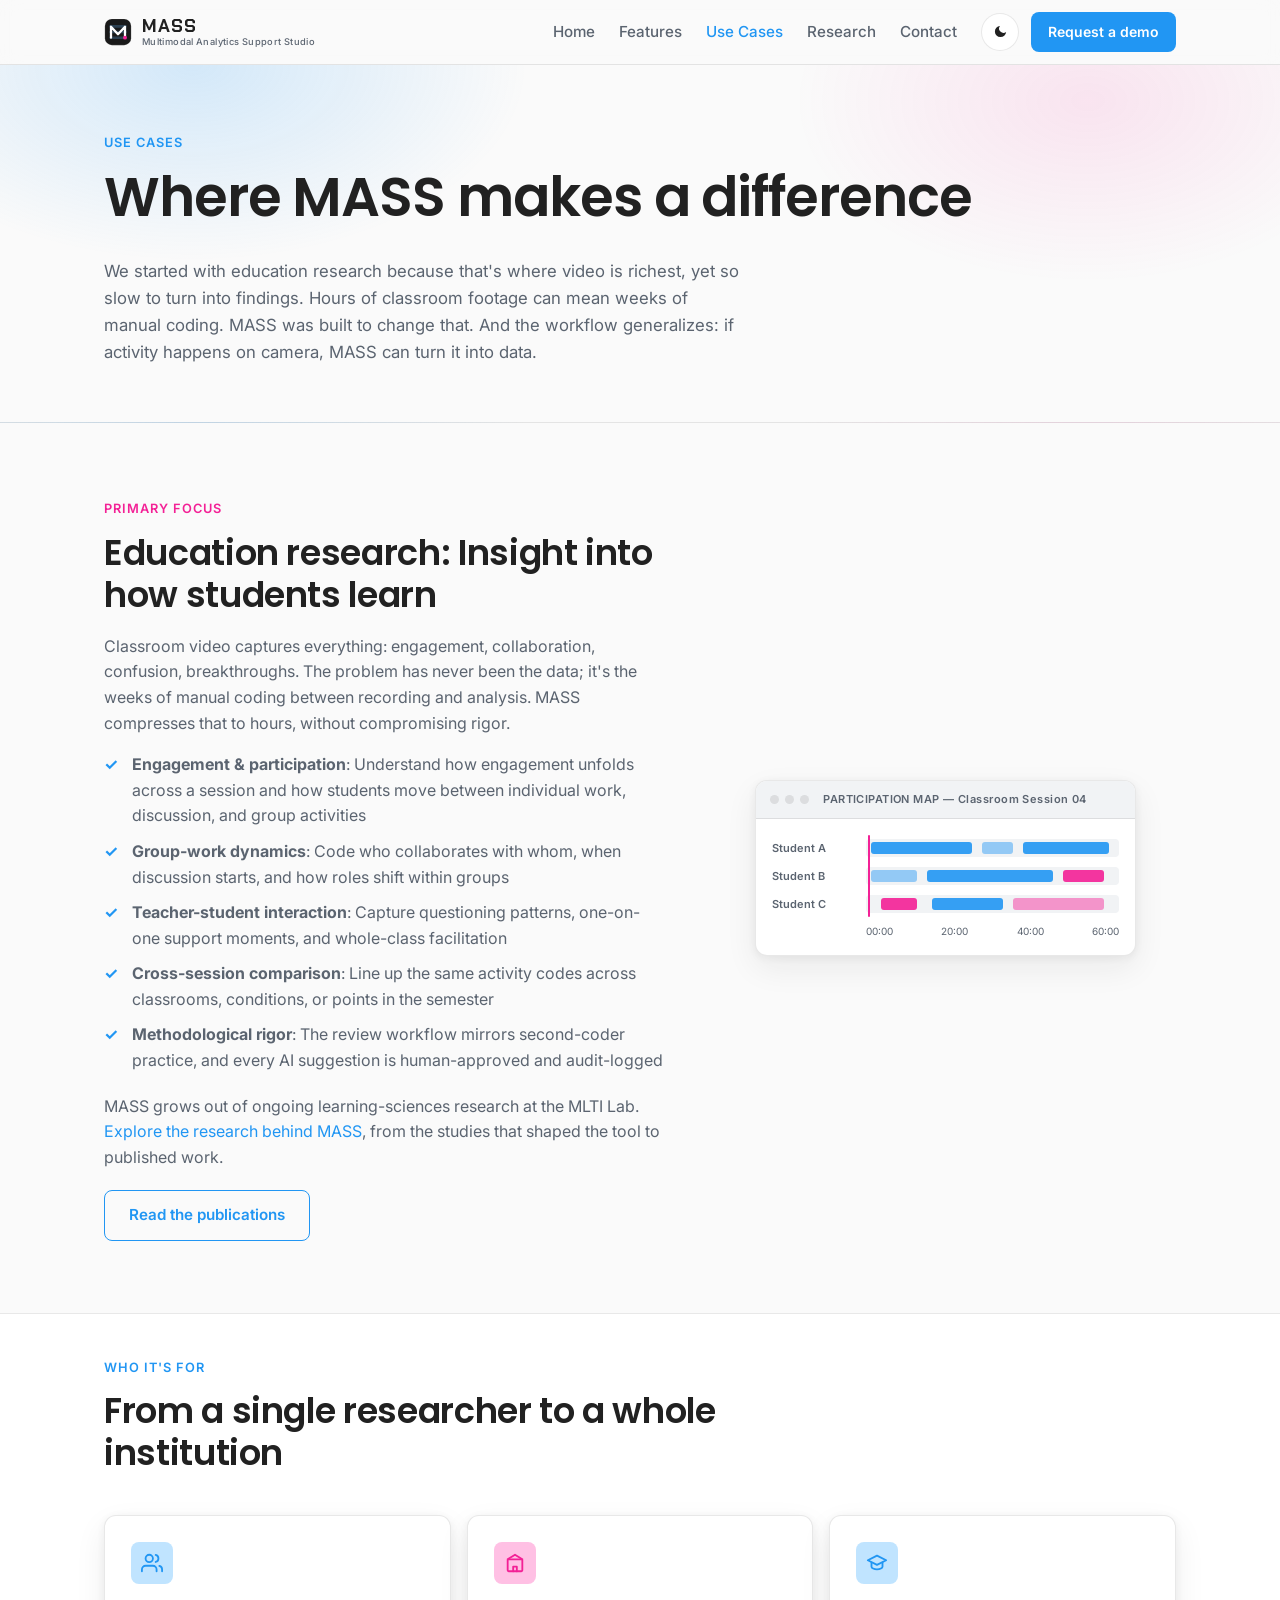
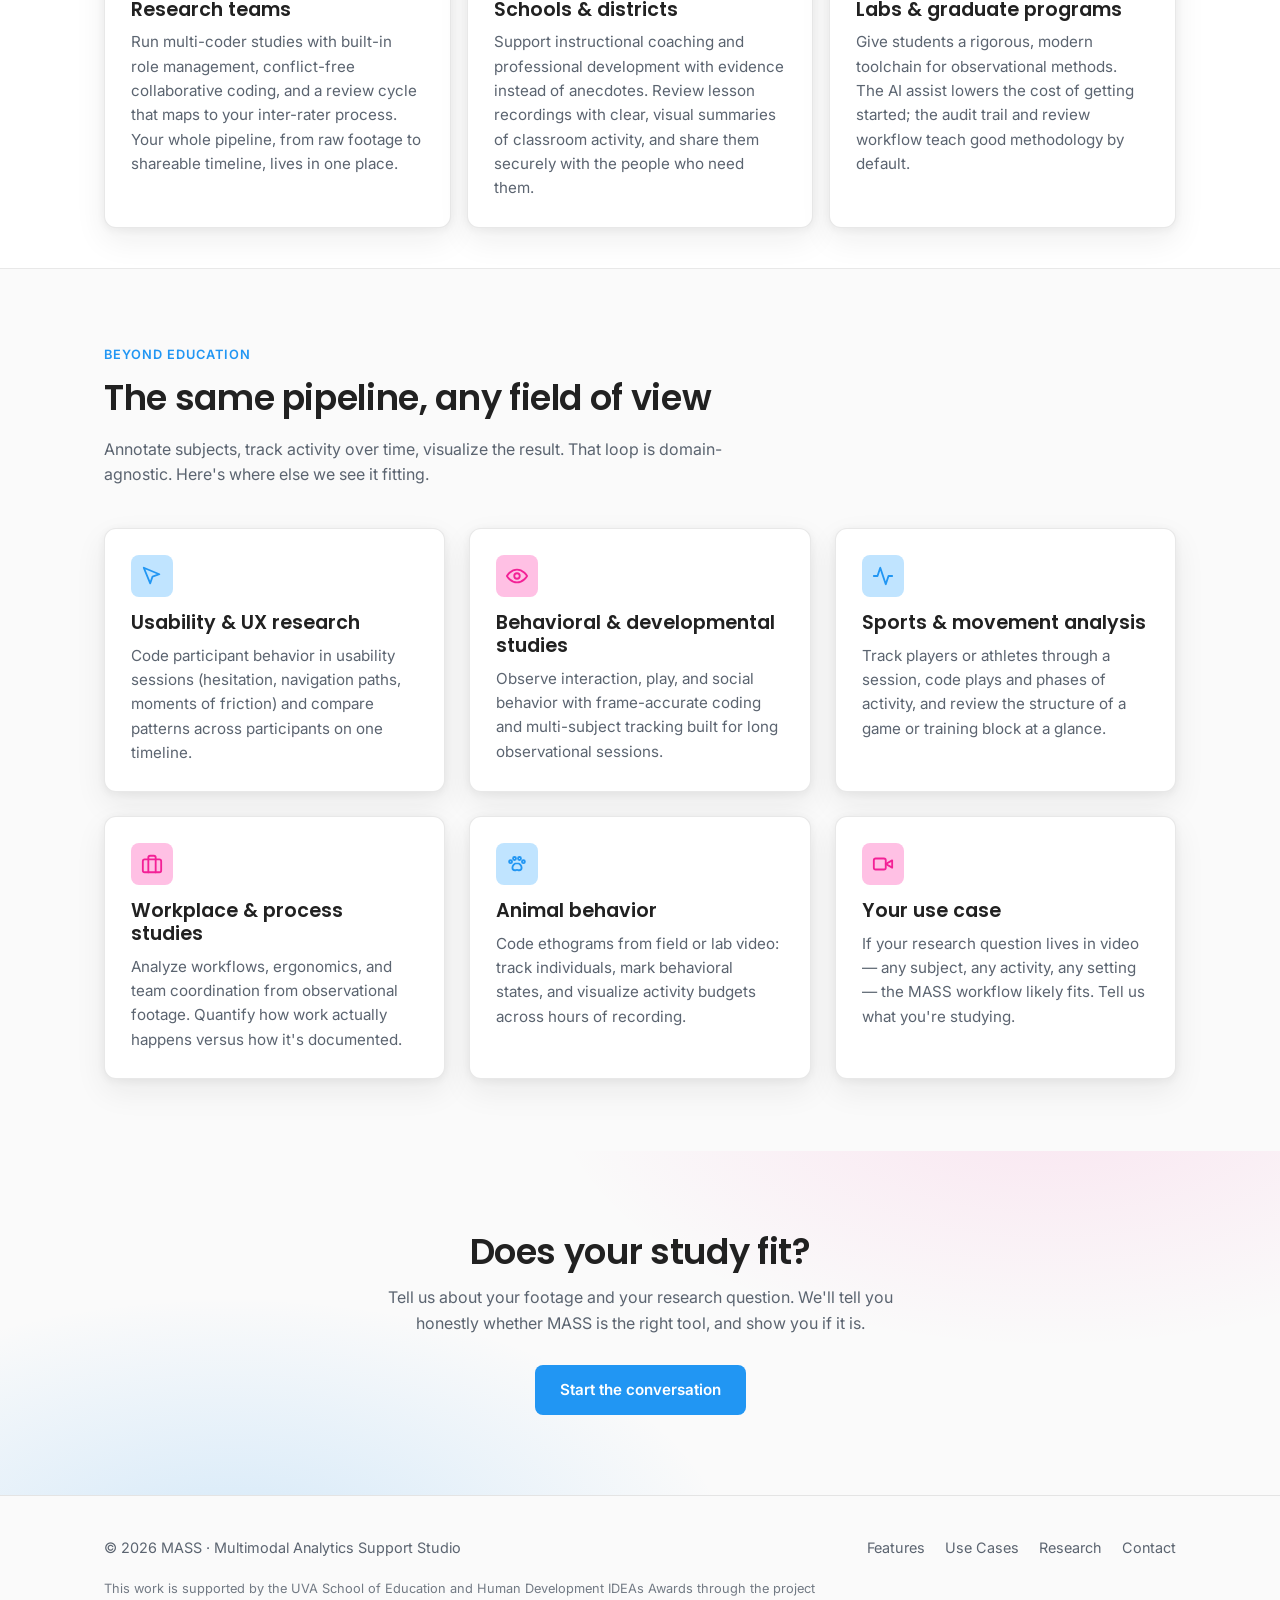
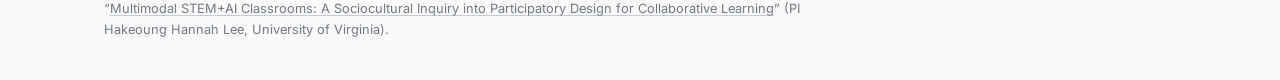
<file: use-cases.html>
<!DOCTYPE html>
<html lang="en">
<head>
  <meta charset="UTF-8" />
  <meta name="viewport" content="width=device-width, initial-scale=1.0" />
  <title>Use Cases — MASS</title>
  <meta name="description" content="Education research is where MASS starts: classroom observation, engagement coding, group-work analysis. But any activity on video can become structured insight." />
  <link rel="icon" type="image/svg+xml" href="assets/logo.svg" />
  <link rel="preconnect" href="https://fonts.googleapis.com" />
  <link rel="preconnect" href="https://fonts.gstatic.com" crossorigin />
  <link href="https://fonts.googleapis.com/css2?family=Chakra+Petch:wght@700&family=Inter:wght@400;500;600&family=Poppins:wght@600;700&display=swap" rel="stylesheet" />
  <link rel="stylesheet" href="css/styles.css" />
  <script>
    (function () {
      try {
        var t = localStorage.getItem("mass-theme");
        if (!t) t = "light";
        document.documentElement.setAttribute("data-theme", t);
      } catch (e) {}
    })();
  </script>
</head>
<body>

  <header class="site-header">
    <div class="container nav">
      <a class="nav__brand" href="/">
        <img src="assets/logo.svg" alt="" width="28" height="28" />
        <span class="nav__brand-text">MASS<small>Multimodal Analytics Support Studio</small></span>
      </a>
      <button class="nav-toggle" aria-label="Toggle navigation" aria-expanded="false">☰</button>
      <ul class="nav__links">
        <li><a href="/">Home</a></li>
        <li><a href="features">Features</a></li>
        <li><a href="use-cases" class="is-active">Use Cases</a></li>
        <li><a href="https://www.mltilab.com/projects/mass" target="_blank" rel="noopener">Research</a></li>
        <li><a href="contact">Contact</a></li>
      </ul>
      <div class="nav__actions">
        <button class="theme-toggle" aria-label="Toggle dark mode">
          <span class="icon-moon"><svg width="15" height="15" viewBox="0 0 24 24" fill="currentColor" aria-hidden="true"><path d="M21 12.8A9 9 0 1 1 11.2 3a7 7 0 0 0 9.8 9.8z"/></svg></span><span class="icon-sun"><svg width="15" height="15" viewBox="0 0 24 24" fill="none" stroke="currentColor" stroke-width="2" stroke-linecap="round" aria-hidden="true"><circle cx="12" cy="12" r="4"/><path d="M12 2v2M12 20v2M4.9 4.9l1.4 1.4M17.7 17.7l1.4 1.4M2 12h2M20 12h2M4.9 19.1l1.4-1.4M17.7 6.3l1.4-1.4"/></svg></span>
        </button>
        <a class="btn btn--primary btn--small" href="contact">Request a demo</a>
      </div>
    </div>
  </header>

  <main>

    <section class="page-hero">
      <div class="container">
        <span class="eyebrow">Use cases</span>
        <h1>Where MASS makes a difference</h1>
        <p>
          We started with education research because that's where video is richest,
          yet so slow to turn into findings. Hours of classroom footage can mean weeks
          of manual coding. MASS was built to change that.
          And the workflow generalizes: if activity happens on camera, MASS can turn it into data.
        </p>
      </div>
    </section>

    <!-- ============ PRIMARY: EDUCATION RESEARCH ============ -->
    <section>
      <div class="container uc-primary">
        <div>
          <span class="eyebrow eyebrow--alt">Primary focus</span>
          <h2>Education research: Insight into how students learn</h2>
          <p class="muted">
            Classroom video captures everything: engagement, collaboration, confusion,
            breakthroughs. The problem has never been the data; it's the weeks of manual
            coding between recording and analysis. MASS compresses that to hours, without
            compromising rigor.
          </p>
          <ul class="checklist">
            <li><strong>Engagement &amp; participation</strong>: Understand how engagement unfolds across a session and how students move between individual work, discussion, and group activities</li>
            <li><strong>Group-work dynamics</strong>: Code who collaborates with whom, when discussion starts, and how roles shift within groups</li>
            <li><strong>Teacher-student interaction</strong>: Capture questioning patterns, one-on-one support moments, and whole-class facilitation</li>
            <li><strong>Cross-session comparison</strong>: Line up the same activity codes across classrooms, conditions, or points in the semester</li>
            <li><strong>Methodological rigor</strong>: The review workflow mirrors second-coder practice, and every AI suggestion is human-approved and audit-logged</li>
          </ul>
          <p class="muted" style="margin-top: 20px;">
            MASS grows out of ongoing learning-sciences research at the MLTI Lab.
            <a href="https://www.mltilab.com/projects/mass" target="_blank" rel="noopener">Explore the research behind MASS</a>, from the studies that shaped the tool to published work.
          </p>
          <a class="btn btn--outline" href="https://www.mltilab.com/projects/mass" target="_blank" rel="noopener" style="margin-top: 4px;">Read the publications</a>
        </div>
        <figure class="mock" aria-label="Illustration of a per-student engagement timeline">
          <div class="mock__bar">
            <span class="mock__dot"></span><span class="mock__dot"></span><span class="mock__dot"></span>
            <span class="mock__title">PARTICIPATION MAP — Classroom Session 04</span>
          </div>
          <div class="mock__body">
            <div class="am-timeline">
              <div class="am-lane">
                <span class="am-lane__label">Student A</span>
                <div class="am-lane__track">
                  <span class="am-seg" style="left:2%; width:40%"></span>
                  <span class="am-seg am-seg--soft" style="left:46%; width:12%"></span>
                  <span class="am-seg" style="left:62%; width:34%"></span>
                </div>
              </div>
              <div class="am-lane">
                <span class="am-lane__label">Student B</span>
                <div class="am-lane__track">
                  <span class="am-seg am-seg--soft" style="left:2%; width:18%"></span>
                  <span class="am-seg" style="left:24%; width:50%"></span>
                  <span class="am-seg--alt am-seg" style="left:78%; width:16%"></span>
                </div>
              </div>
              <div class="am-lane">
                <span class="am-lane__label">Student C</span>
                <div class="am-lane__track">
                  <span class="am-seg--alt am-seg" style="left:6%; width:14%"></span>
                  <span class="am-seg" style="left:26%; width:28%"></span>
                  <span class="am-seg am-seg--soft2" style="left:58%; width:36%"></span>
                </div>
              </div>
              <span class="am-playhead" aria-hidden="true"></span>
            </div>
            <div class="am-axis"><span>00:00</span><span>20:00</span><span>40:00</span><span>60:00</span></div>
          </div>
        </figure>
      </div>
    </section>

    <!-- ============ WHO IT'S FOR ============ -->
    <section class="strip">
      <div class="container">
        <div class="section-head">
          <span class="eyebrow">Who it's for</span>
          <h2>From a single researcher to a whole institution</h2>
        </div>
        <div class="grid grid--3">
          <div class="uc-card reveal">
            <span class="uc-icon"><svg width="22" height="22" viewBox="0 0 24 24" fill="none" stroke="currentColor" stroke-width="2" stroke-linecap="round" stroke-linejoin="round" aria-hidden="true"><path d="M17 21v-2a4 4 0 0 0-4-4H5a4 4 0 0 0-4 4v2"/><circle cx="9" cy="7" r="4"/><path d="M23 21v-2a4 4 0 0 0-3-3.87"/><path d="M16 3.13a4 4 0 0 1 0 7.75"/></svg></span>
            <h3>Research teams</h3>
            <p>Run multi-coder studies with built-in role management, conflict-free collaborative coding, and a review cycle that maps to your inter-rater process. Your whole pipeline, from raw footage to shareable timeline, lives in one place.</p>
          </div>
          <div class="uc-card reveal">
            <span class="uc-icon uc-icon--alt"><svg width="22" height="22" viewBox="0 0 24 24" fill="none" stroke="currentColor" stroke-width="2" stroke-linecap="round" stroke-linejoin="round" aria-hidden="true"><path d="m4 8 8-5 8 5"/><rect x="4" y="8" width="16" height="13" rx="1"/><path d="M10 21v-5h4v5"/></svg></span>
            <h3>Schools &amp; districts</h3>
            <p>Support instructional coaching and professional development with evidence instead of anecdotes. Review lesson recordings with clear, visual summaries of classroom activity, and share them securely with the people who need them.</p>
          </div>
          <div class="uc-card reveal">
            <span class="uc-icon"><svg width="22" height="22" viewBox="0 0 24 24" fill="none" stroke="currentColor" stroke-width="2" stroke-linecap="round" stroke-linejoin="round" aria-hidden="true"><path d="m22 9-10-5L2 9l10 5 10-5z"/><path d="M6 11.5V16c0 1.5 2.7 3 6 3s6-1.5 6-3v-4.5"/></svg></span>
            <h3>Labs &amp; graduate programs</h3>
            <p>Give students a rigorous, modern toolchain for observational methods. The AI assist lowers the cost of getting started; the audit trail and review workflow teach good methodology by default.</p>
          </div>
        </div>
      </div>
    </section>

    <!-- ============ BEYOND EDUCATION ============ -->
    <section>
      <div class="container">
        <div class="section-head">
          <span class="eyebrow">Beyond education</span>
          <h2>The same pipeline, any field of view</h2>
          <p class="muted">
            Annotate subjects, track activity over time, visualize the result. That loop is
            domain-agnostic. Here's where else we see it fitting.
          </p>
        </div>
        <div class="grid grid--3">
          <div class="uc-card reveal">
            <span class="uc-icon"><svg width="22" height="22" viewBox="0 0 24 24" fill="none" stroke="currentColor" stroke-width="2" stroke-linecap="round" stroke-linejoin="round" aria-hidden="true"><path d="m3 3 7.07 16.97 2.51-7.39 7.39-2.51L3 3z"/></svg></span>
            <h3>Usability &amp; UX research</h3>
            <p>Code participant behavior in usability sessions (hesitation, navigation paths, moments of friction) and compare patterns across participants on one timeline.</p>
          </div>
          <div class="uc-card reveal">
            <span class="uc-icon uc-icon--alt"><svg width="22" height="22" viewBox="0 0 24 24" fill="none" stroke="currentColor" stroke-width="2" stroke-linecap="round" stroke-linejoin="round" aria-hidden="true"><path d="M1 12s4-7 11-7 11 7 11 7-4 7-11 7S1 12 1 12z"/><circle cx="12" cy="12" r="3"/></svg></span>
            <h3>Behavioral &amp; developmental studies</h3>
            <p>Observe interaction, play, and social behavior with frame-accurate coding and multi-subject tracking built for long observational sessions.</p>
          </div>
          <div class="uc-card reveal">
            <span class="uc-icon"><svg width="22" height="22" viewBox="0 0 24 24" fill="none" stroke="currentColor" stroke-width="2" stroke-linecap="round" stroke-linejoin="round" aria-hidden="true"><path d="M22 12h-4l-3 9L9 3l-3 9H2"/></svg></span>
            <h3>Sports &amp; movement analysis</h3>
            <p>Track players or athletes through a session, code plays and phases of activity, and review the structure of a game or training block at a glance.</p>
          </div>
          <div class="uc-card reveal">
            <span class="uc-icon uc-icon--alt"><svg width="22" height="22" viewBox="0 0 24 24" fill="none" stroke="currentColor" stroke-width="2" stroke-linecap="round" stroke-linejoin="round" aria-hidden="true"><rect x="2" y="7" width="20" height="14" rx="2"/><path d="M16 21V5a2 2 0 0 0-2-2h-4a2 2 0 0 0-2 2v16"/></svg></span>
            <h3>Workplace &amp; process studies</h3>
            <p>Analyze workflows, ergonomics, and team coordination from observational footage. Quantify how work actually happens versus how it's documented.</p>
          </div>
          <div class="uc-card reveal">
            <span class="uc-icon"><svg width="22" height="22" viewBox="0 0 24 24" fill="none" stroke="currentColor" stroke-width="2" stroke-linecap="round" stroke-linejoin="round" aria-hidden="true"><circle cx="5" cy="9.5" r="1.6"/><circle cx="9.3" cy="6" r="1.6"/><circle cx="14.7" cy="6" r="1.6"/><circle cx="19" cy="9.5" r="1.6"/><path d="M12 11c-2.8 0-5 2.6-5 5 0 1.8 1.3 2.8 2.7 2.8.9 0 1.5-.4 2.3-.4s1.4.4 2.3.4c1.4 0 2.7-1 2.7-2.8 0-2.4-2.2-5-5-5z"/></svg></span>
            <h3>Animal behavior</h3>
            <p>Code ethograms from field or lab video: track individuals, mark behavioral states, and visualize activity budgets across hours of recording.</p>
          </div>
          <div class="uc-card reveal">
            <span class="uc-icon uc-icon--alt"><svg width="22" height="22" viewBox="0 0 24 24" fill="none" stroke="currentColor" stroke-width="2" stroke-linecap="round" stroke-linejoin="round" aria-hidden="true"><rect x="2" y="6" width="13" height="12" rx="2"/><path d="m22 8-7 4 7 4V8z"/></svg></span>
            <h3>Your use case</h3>
            <p>If your research question lives in video — any subject, any activity, any setting — the MASS workflow likely fits. Tell us what you're studying.</p>
          </div>
        </div>
      </div>
    </section>

    <!-- ============ CTA ============ -->
    <section class="cta-band">
      <div class="container">
        <h2>Does your study fit?</h2>
        <p>Tell us about your footage and your research question. We'll tell you honestly whether MASS is the right tool, and show you if it is.</p>
        <a class="btn btn--primary" href="contact">Start the conversation</a>
      </div>
    </section>

  </main>

  <footer class="site-footer">
    <div class="container">
      <span>© <span id="year"></span> MASS · Multimodal Analytics Support Studio</span>
      <nav>
        <a href="features">Features</a>
        <a href="use-cases">Use Cases</a>
        <a href="https://www.mltilab.com/projects/mass" target="_blank" rel="noopener">Research</a>
        <a href="contact">Contact</a>
      </nav>
      <p class="site-footer__note">This work is supported by the UVA School of Education and Human Development IDEAs Awards through the project “<a href="https://www.mltilab.com/projects" target="_blank" rel="noopener">Multimodal STEM+AI Classrooms: A Sociocultural Inquiry into Participatory Design for Collaborative Learning</a>” (PI Hakeoung Hannah Lee, University of Virginia).</p>
    </div>
  </footer>

  <script src="js/main.js"></script>
</body>
</html>
</file>
<file: css/styles.css>
/* ==========================================================================
   MASS — informational site styles
   Palette + type mirror the application theme:
   accent1 #2196f3 (dim #c0e4ff / #1e3a4c), accent2 #f32196 (dim #ffc0e4 / #4c1e38)
   Poppins headings, Inter body. Light #fafafa / Dark #242424.
   ========================================================================== */

:root {
  --accent: #2196f3;
  --accent-dim: #c0e4ff;
  --accent2: #f32196;
  --accent2-dim: #ffc0e4;

  --bg: #fafafa;
  --surface: #ffffff;
  --surface-2: #f1f3f5;
  --text: #212121;
  --text-muted: #5b6470;
  --border: rgba(33, 33, 33, 0.10);
  --shadow: 0 2px 8px rgba(33, 33, 33, 0.06), 0 12px 32px rgba(33, 33, 33, 0.07);
  --hero-glow-1: rgba(33, 150, 243, 0.18);
  --hero-glow-2: rgba(243, 33, 150, 0.10);

  --radius-sm: 4px;
  --radius-md: 8px;
  --radius-lg: 12px;

  --font-body: "Inter", "Roboto", "Helvetica", "Arial", sans-serif;
  --font-heading: "Poppins", var(--font-body);

  --container: 1120px;
}

[data-theme="dark"] {
  --accent-dim: #1e3a4c;
  --accent2-dim: #4c1e38;

  --bg: #242424;
  --surface: #1a1a1a;
  --surface-2: #2e2e2e;
  --text: #ffffff;
  --text-muted: #a6adb5;
  --border: rgba(255, 255, 255, 0.12);
  --shadow: 0 2px 8px rgba(0, 0, 0, 0.35), 0 12px 32px rgba(0, 0, 0, 0.35);
  --hero-glow-1: rgba(33, 150, 243, 0.14);
  --hero-glow-2: rgba(243, 33, 150, 0.10);
}

/* ---------- base ---------- */

* { box-sizing: border-box; }

html { scroll-behavior: smooth; }

body {
  margin: 0;
  font-family: var(--font-body);
  font-size: 16px;
  line-height: 1.6;
  color: var(--text);
  background: var(--bg);
  -webkit-font-smoothing: antialiased;
}

h1, h2, h3, h4 {
  font-family: var(--font-heading);
  font-weight: 600;
  line-height: 1.2;
  margin: 0 0 0.5em;
}

h1 { font-size: clamp(2.1rem, 5vw, 3.4rem); letter-spacing: -0.02em; }
h2 { font-size: clamp(1.6rem, 3.5vw, 2.2rem); letter-spacing: -0.01em; }
h3 { font-size: 1.2rem; }

p { margin: 0 0 1em; }

a { color: var(--accent); text-decoration: none; }
a:hover { text-decoration: underline; }

img, svg { max-width: 100%; }

.container {
  max-width: var(--container);
  margin: 0 auto;
  padding: 0 24px;
}

.muted { color: var(--text-muted); }
.form__email { margin-top: 14px; cursor: text; user-select: all; }

.eyebrow {
  display: inline-block;
  font-size: 0.8rem;
  font-weight: 600;
  letter-spacing: 0.08em;
  text-transform: uppercase;
  color: var(--accent);
  margin-bottom: 12px;
}

.eyebrow--alt { color: var(--accent2); }

section { padding: 72px 0; }

.section-head {
  max-width: 640px;
  margin-bottom: 40px;
}

.section-head--center {
  margin-left: auto;
  margin-right: auto;
  text-align: center;
}

/* ---------- buttons ---------- */

.btn {
  display: inline-block;
  padding: 12px 24px;
  border-radius: var(--radius-md);
  font-family: var(--font-body);
  font-size: 0.95rem;
  font-weight: 600;
  cursor: pointer;
  border: 1px solid transparent;
  transition: filter 0.15s ease, background-color 0.15s ease;
}
.btn:hover { text-decoration: none; }

.btn--primary {
  background: var(--accent);
  color: #ffffff;
  transition: filter 0.15s ease, transform 0.15s ease, box-shadow 0.15s ease;
}
.btn--primary:hover {
  filter: brightness(0.95);
  transform: translateY(-1px);
  box-shadow: 0 6px 18px color-mix(in srgb, var(--accent) 35%, transparent);
}
@media (prefers-reduced-motion: reduce) {
  .btn--primary:hover { transform: none; }
}

.btn--outline {
  border-color: var(--accent);
  color: var(--accent);
  background: transparent;
}
.btn--outline:hover { background: var(--accent-dim); }

.btn--small { padding: 8px 16px; font-size: 0.875rem; }

/* ---------- header / nav ---------- */

.site-header {
  position: sticky;
  top: 0;
  z-index: 50;
  background: color-mix(in srgb, var(--bg) 85%, transparent);
  backdrop-filter: blur(10px);
  border-bottom: 1px solid var(--border);
}

.nav {
  display: flex;
  align-items: center;
  gap: 24px;
  height: 64px;
}

.nav__brand {
  display: flex;
  align-items: center;
  gap: 10px;
  font-family: "Chakra Petch", var(--font-heading);
  font-weight: 700;
  font-size: 1.15rem;
  letter-spacing: 0.06em;
  color: var(--text);
}
.nav__brand:hover { text-decoration: none; }
.nav__brand-text {
  display: flex;
  flex-direction: column;
  line-height: 1.15;
}
.nav__brand-text small {
  font-family: var(--font-body);
  font-size: 0.58rem;
  font-weight: 500;
  letter-spacing: 0.04em;
  color: var(--text-muted);
  white-space: nowrap;
}
@media (max-width: 640px) {
  .nav__brand-text small { display: none; }
}

.nav__links {
  display: flex;
  align-items: center;
  gap: 24px;
  margin-left: auto;
  list-style: none;
  padding: 0;
}

.nav__links a {
  color: var(--text-muted);
  font-size: 0.95rem;
  font-weight: 500;
}
.nav__links a:hover { color: var(--text); text-decoration: none; }
.nav__links a.is-active { color: var(--accent); }

.nav__actions {
  display: flex;
  align-items: center;
  gap: 12px;
}

.theme-toggle {
  display: inline-flex;
  align-items: center;
  justify-content: center;
  width: 38px;
  height: 38px;
  border-radius: 50%;
  border: 1px solid var(--border);
  background: var(--surface);
  color: var(--text);
  cursor: pointer;
  font-size: 1rem;
  line-height: 1;
}
.theme-toggle:hover { border-color: var(--accent); }
.theme-toggle span { display: inline-flex; }
.theme-toggle .icon-sun { display: none; }
[data-theme="dark"] .theme-toggle .icon-sun { display: inline-flex; }
[data-theme="dark"] .theme-toggle .icon-moon { display: none; }

.nav-toggle {
  display: none;
  width: 40px;
  height: 40px;
  border: 1px solid var(--border);
  border-radius: var(--radius-md);
  background: var(--surface);
  color: var(--text);
  cursor: pointer;
  font-size: 1.2rem;
}

/* ---------- hero ---------- */

.hero {
  position: relative;
  overflow: hidden;
  padding: 88px 0 80px;
}

.hero::before {
  content: "";
  position: absolute;
  inset: -40% -20% auto;
  height: 130%;
  background:
    radial-gradient(600px 420px at 22% 30%, var(--hero-glow-1), transparent 70%),
    radial-gradient(520px 380px at 80% 20%, var(--hero-glow-2), transparent 70%);
  pointer-events: none;
  animation: hero-drift 16s ease-in-out infinite alternate;
}
@keyframes hero-drift {
  from { transform: translate(0, 0) scale(1); }
  to   { transform: translate(3%, 4%) scale(1.06); }
}
@media (prefers-reduced-motion: reduce) {
  .hero::before { animation: none; }
}

/* gradient keyword in headings */
.grad-text {
  background: linear-gradient(95deg, var(--accent), var(--accent2));
  -webkit-background-clip: text;
  background-clip: text;
  color: transparent;
}

.hero .container {
  position: relative;
  display: grid;
  grid-template-columns: 1.05fr 1fr;
  gap: 56px;
  align-items: center;
}

.hero__copy p.lead {
  font-size: 1.15rem;
  color: var(--text-muted);
  max-width: 34em;
}

.hero__actions {
  display: flex;
  flex-wrap: wrap;
  gap: 14px;
  margin-top: 28px;
}

.hero__note {
  margin-top: 18px;
  font-size: 0.85rem;
  color: var(--text-muted);
}

/* page hero (inner pages) */
.page-hero {
  padding: 64px 0 40px;
  border-bottom: 1px solid var(--border);
  background:
    radial-gradient(480px 280px at 15% 0%, var(--hero-glow-1), transparent 70%),
    radial-gradient(420px 260px at 85% 10%, var(--hero-glow-2), transparent 70%);
}
.page-hero p { max-width: 640px; color: var(--text-muted); font-size: 1.05rem; }

/* ---------- cards & grids ---------- */

.grid {
  display: grid;
  gap: 24px;
}
.grid--3 { grid-template-columns: repeat(3, 1fr); }
.grid--2 { grid-template-columns: repeat(2, 1fr); }

.card {
  background: var(--surface);
  border: 1px solid var(--border);
  border-radius: var(--radius-lg);
  padding: 28px;
  box-shadow: var(--shadow);
}

.card h3 { margin-top: 14px; }
.card p { color: var(--text-muted); margin-bottom: 0; }

.card__icon {
  display: inline-flex;
  align-items: center;
  justify-content: center;
  width: 44px;
  height: 44px;
  border-radius: var(--radius-md);
  background: var(--accent-dim);
  color: var(--accent);
  font-size: 1.3rem;
}
.card__icon--alt { background: var(--accent2-dim); color: var(--accent2); }

.card--link { transition: transform 0.15s ease, border-color 0.15s ease; }
.card--link:hover { transform: translateY(-3px); border-color: var(--accent); }
a.card-wrap { color: inherit; display: block; }
a.card-wrap:hover { text-decoration: none; }

/* numbered steps */
.step {
  position: relative;
  padding-left: 0;
}
.step__num {
  font-family: var(--font-heading);
  font-weight: 700;
  font-size: 2rem;
  background: linear-gradient(95deg, var(--accent), var(--accent2));
  -webkit-background-clip: text;
  background-clip: text;
  color: transparent;
  opacity: 0.9;
}
.step h3 { margin-top: 4px; }
.step p { color: var(--text-muted); }

/* checklist */
.checklist {
  list-style: none;
  padding: 0;
  margin: 0;
  display: grid;
  gap: 10px;
}
.checklist li {
  position: relative;
  padding-left: 28px;
  color: var(--text-muted);
}
.checklist li::before {
  content: "✓";
  position: absolute;
  left: 0;
  top: 0;
  color: var(--accent);
  font-weight: 700;
}

/* feature rows (features page) */
.feature-row {
  display: grid;
  grid-template-columns: 1fr 1fr;
  gap: 56px;
  align-items: center;
  padding: 56px 0;
  border-bottom: 1px solid var(--border);
}
.feature-row:last-of-type { border-bottom: none; }
.feature-row--flip .feature-row__media { order: -1; }
.feature-row h2 { margin-bottom: 16px; }
.feature-row p { color: var(--text-muted); }

/* stat / trust strip */
.strip {
  background: var(--surface);
  border-top: 1px solid var(--border);
  border-bottom: 1px solid var(--border);
  padding: 40px 0;
}
.strip .grid { gap: 16px; }
.strip-item {
  display: flex;
  gap: 12px;
  align-items: flex-start;
}
.strip-item strong { display: block; }
.strip-item span { color: var(--text-muted); font-size: 0.9rem; }

/* CTA band */
.cta-band {
  text-align: center;
  padding: 80px 0;
  background:
    radial-gradient(720px 380px at 18% 120%, var(--hero-glow-1), transparent 70%),
    radial-gradient(720px 380px at 82% -20%, var(--hero-glow-2), transparent 70%);
}
.cta-band h2 { margin-bottom: 12px; }
.cta-band p { color: var(--text-muted); max-width: 520px; margin: 0 auto 28px; }

/* ---------- product mockups (pure CSS) ---------- */

.mock {
  background: var(--surface);
  border: 1px solid var(--border);
  border-radius: var(--radius-lg);
  box-shadow: var(--shadow);
  overflow: hidden;
  font-size: 12px;
}

/* hero product-shot: subtle 3D tilt that flattens on hover */
.hero .mock {
  transform: perspective(1400px) rotateY(-7deg) rotateX(2.5deg);
  transition: transform 0.4s ease, box-shadow 0.4s ease, opacity 0.45s ease;
  box-shadow:
    var(--shadow),
    -18px 24px 48px color-mix(in srgb, var(--accent) 12%, transparent);
}
.hero .mock:hover {
  transform: perspective(1400px) rotateY(0deg) rotateX(0deg);
}
@media (max-width: 900px), (prefers-reduced-motion: reduce) {
  .hero .mock, .hero .mock:hover { transform: none; }
}

/* hero showcase: stacked mocks, one visible, tab switcher below */
.hero-mocks { display: grid; align-items: center; }
.hero-mocks .mock {
  grid-area: 1 / 1;
  opacity: 0;
  visibility: hidden;
  pointer-events: none;
}
.hero-mocks .mock.is-active {
  opacity: 1;
  visibility: visible;
  pointer-events: auto;
}
.hero-tabs {
  display: flex;
  justify-content: center;
  gap: 8px;
  margin-top: 16px;
}
.hero-tab {
  border: 1px solid var(--border);
  background: var(--surface);
  color: var(--text-muted);
  font-family: var(--font-body);
  font-size: 0.8rem;
  font-weight: 600;
  padding: 6px 14px;
  border-radius: 999px;
  cursor: pointer;
  transition: color 0.15s ease, border-color 0.15s ease, background-color 0.15s ease;
}
.hero-tab:hover { color: var(--text); border-color: var(--accent); }
.hero-tab.is-active {
  background: var(--accent-dim);
  border-color: var(--accent);
  color: var(--accent);
}

.mock__bar {
  display: flex;
  align-items: center;
  gap: 6px;
  padding: 10px 14px;
  border-bottom: 1px solid var(--border);
  background: var(--surface-2);
}
.mock__dot { width: 9px; height: 9px; border-radius: 50%; background: var(--border); }
.mock__title {
  margin-left: 8px;
  font-weight: 600;
  color: var(--text-muted);
  font-size: 11px;
  letter-spacing: 0.04em;
}

.mock__body { padding: 16px; }

/* participation-map mockup */
.am-lane {
  display: grid;
  grid-template-columns: 84px 1fr;
  align-items: center;
  gap: 10px;
  margin-bottom: 10px;
}
.am-lane__label {
  font-weight: 600;
  color: var(--text-muted);
  font-size: 11px;
  white-space: nowrap;
  overflow: hidden;
  text-overflow: ellipsis;
}
.am-lane__track {
  position: relative;
  height: 18px;
  background: var(--surface-2);
  border-radius: var(--radius-sm);
}
.am-seg {
  position: absolute;
  top: 3px;
  bottom: 3px;
  border-radius: 3px;
  background: var(--accent);
  opacity: 0.9;
  transform-origin: left center;
  animation: seg-grow 0.7s cubic-bezier(0.2, 0.7, 0.3, 1) backwards;
}
.am-lane:nth-child(1) .am-seg { animation-delay: 0.1s; }
.am-lane:nth-child(2) .am-seg { animation-delay: 0.25s; }
.am-lane:nth-child(3) .am-seg { animation-delay: 0.4s; }
.am-lane:nth-child(4) .am-seg { animation-delay: 0.55s; }
@keyframes seg-grow {
  from { transform: scaleX(0); }
  to   { transform: scaleX(1); }
}
@media (prefers-reduced-motion: reduce) {
  .am-seg { animation: none; }
}
.am-seg--alt { background: var(--accent2); }
.am-seg--soft { background: var(--accent); opacity: 0.45; }
.am-seg--soft2 { background: var(--accent2); opacity: 0.45; }

.am-timeline {
  position: relative;
  margin-top: 4px;
}
.am-playhead {
  position: absolute;
  top: -4px;
  bottom: -4px;
  width: 2px;
  background: var(--accent2);
  border-radius: 1px;
  /* lanes are "84px label + 10px gap + track": keep the playhead inside the track */
  left: calc(94px + 2px);
  animation: playhead 9s linear infinite;
}
@keyframes playhead {
  from { left: calc(94px + 2px); }
  to   { left: calc(100% - 4px); }
}
@media (prefers-reduced-motion: reduce) {
  .am-playhead { animation: none; left: 55%; }
}

.am-axis {
  display: flex;
  justify-content: space-between;
  color: var(--text-muted);
  font-size: 10px;
  margin-top: 8px;
  padding-left: 94px;
}

/* labeler mockup */
.lb-frame {
  position: relative;
  aspect-ratio: 16 / 9;
  border-radius: var(--radius-md);
  background:
    linear-gradient(160deg, #31404f 0%, #1d2935 60%, #16202a 100%);
  overflow: hidden;
}
[data-theme="dark"] .lb-frame {
  background: linear-gradient(160deg, #2a3845 0%, #18232d 60%, #121b23 100%);
}
.lb-frame::after {
  /* faint floor line to suggest a classroom scene */
  content: "";
  position: absolute;
  left: 0; right: 0; bottom: 26%;
  height: 1px;
  background: rgba(255, 255, 255, 0.12);
}
.lb-box {
  position: absolute;
  border: 2px solid var(--accent);
  border-radius: 3px;
  background: rgba(33, 150, 243, 0.10);
}
.lb-box--alt {
  border-color: var(--accent2);
  background: rgba(243, 33, 150, 0.10);
}
.lb-box__tag {
  position: absolute;
  top: -20px;
  left: -2px;
  padding: 1px 7px;
  border-radius: 3px;
  background: var(--accent);
  color: #fff;
  font-size: 10px;
  font-weight: 600;
  white-space: nowrap;
}
.lb-box--alt .lb-box__tag { background: var(--accent2); }

.lb-timeline {
  position: relative;
  height: 26px;
  margin-top: 12px;
  background: var(--surface-2);
  border-radius: var(--radius-sm);
}
.lb-key {
  position: absolute;
  top: 50%;
  width: 9px;
  height: 9px;
  background: var(--accent);
  transform: translate(-50%, -50%) rotate(45deg);
  border-radius: 2px;
}
.lb-key--alt { background: var(--accent2); }

/* agent chat mockup */
.chat { display: grid; gap: 10px; }
.chat__msg {
  max-width: 85%;
  padding: 9px 13px;
  border-radius: var(--radius-md);
  font-size: 12px;
  line-height: 1.5;
}
.chat__msg--user {
  justify-self: end;
  background: var(--accent);
  color: #fff;
  border-bottom-right-radius: 3px;
}
.chat__msg--agent {
  justify-self: start;
  background: var(--surface-2);
  color: var(--text);
  border-bottom-left-radius: 3px;
}
.chat__approval {
  justify-self: start;
  display: flex;
  align-items: center;
  gap: 8px;
  border: 1px dashed var(--accent);
  border-radius: var(--radius-md);
  padding: 8px 12px;
  font-size: 11px;
  color: var(--text-muted);
}
.chat__approval .btn { padding: 4px 12px; font-size: 11px; }

/* ---------- use-case cards ---------- */

.uc-card {
  background: var(--surface);
  border: 1px solid var(--border);
  border-radius: var(--radius-lg);
  padding: 26px;
  box-shadow: var(--shadow);
  transition: transform 0.2s ease, border-color 0.2s ease;
}
.uc-card:hover { transform: translateY(-4px); border-color: var(--accent); }
.uc-card h3 { display: flex; align-items: center; gap: 10px; }
.uc-icon {
  display: inline-flex;
  align-items: center;
  justify-content: center;
  width: 42px;
  height: 42px;
  border-radius: var(--radius-md);
  background: var(--accent-dim);
  color: var(--accent);
  margin-bottom: 14px;
}
.uc-icon--alt { background: var(--accent2-dim); color: var(--accent2); }
.uc-card:hover .uc-icon { background: var(--accent); color: #ffffff; }
.uc-card:hover .uc-icon--alt { background: var(--accent2); }
@media (prefers-reduced-motion: reduce) {
  .uc-card, .uc-card:hover { transform: none; transition: none; }
}
.uc-card p { color: var(--text-muted); font-size: 0.95rem; margin-bottom: 0; }

.uc-primary {
  display: grid;
  grid-template-columns: 1.1fr 0.9fr;
  gap: 48px;
  align-items: center;
}

/* ---------- contact ---------- */

.contact-grid {
  display: grid;
  grid-template-columns: 1fr 1fr;
  gap: 48px;
  align-items: start;
}

.form {
  background: var(--surface);
  border: 1px solid var(--border);
  border-radius: var(--radius-lg);
  padding: 32px;
  box-shadow: var(--shadow);
  display: grid;
  gap: 18px;
}
.form label {
  display: grid;
  gap: 6px;
  font-size: 0.875rem;
  font-weight: 600;
}
.form input,
.form select,
.form textarea {
  font: inherit;
  font-size: 0.95rem;
  padding: 10px 12px;
  border-radius: var(--radius-md);
  border: 1px solid var(--border);
  background: var(--bg);
  color: var(--text);
}
.form input:focus,
.form select:focus,
.form textarea:focus {
  outline: 2px solid var(--accent);
  outline-offset: -1px;
  border-color: transparent;
}
.form textarea { resize: vertical; min-height: 110px; }
.form__status { font-size: 0.875rem; color: var(--accent); min-height: 1.2em; margin: 0; }

/* ---------- reveal-on-scroll ---------- */

.reveal {
  opacity: 0;
  transform: translateY(16px);
  transition: opacity 0.5s ease, transform 0.5s ease;
}
.grid > .reveal:nth-child(2) { transition-delay: 0.12s; }
.grid > .reveal:nth-child(3) { transition-delay: 0.24s; }
.reveal.is-visible { opacity: 1; transform: none; }
@media (prefers-reduced-motion: reduce) {
  .reveal { opacity: 1; transform: none; transition: none; }
}

/* ---------- footer ---------- */

.site-footer {
  border-top: 1px solid var(--border);
  padding: 40px 0;
  color: var(--text-muted);
  font-size: 0.9rem;
}
.site-footer .container {
  display: flex;
  flex-wrap: wrap;
  gap: 20px;
  align-items: center;
  justify-content: space-between;
}
.site-footer nav { display: flex; gap: 20px; }
.site-footer a { color: var(--text-muted); }
.site-footer a:hover { color: var(--text); }
.site-footer__note {
  flex-basis: 100%;
  margin: 0;
  font-size: 0.8rem;
  color: var(--text-muted);
  opacity: 0.85;
  max-width: 760px;
}
.site-footer__note a {
  color: inherit;
  text-decoration: underline;
  text-decoration-color: color-mix(in srgb, currentColor 35%, transparent);
  text-underline-offset: 2px;
}
.site-footer__note a:hover {
  color: var(--text);
  text-decoration-color: currentColor;
}

/* ---------- responsive ---------- */

@media (max-width: 900px) {
  .hero .container,
  .feature-row,
  .uc-primary,
  .contact-grid {
    grid-template-columns: 1fr;
    gap: 36px;
  }
  .feature-row--flip .feature-row__media { order: 0; }
  .grid--3 { grid-template-columns: 1fr 1fr; }
}

@media (max-width: 640px) {
  section { padding: 56px 0; }
  .hero { padding: 56px 0; }
  .grid--3, .grid--2 { grid-template-columns: 1fr; }

  .nav-toggle { display: inline-flex; align-items: center; justify-content: center; margin-left: auto; }
  .nav__links {
    display: none;
    position: absolute;
    top: 64px;
    left: 0;
    right: 0;
    margin: 0;
    padding: 16px 24px 20px;
    flex-direction: column;
    align-items: flex-start;
    gap: 16px;
    background: var(--bg);
    border-bottom: 1px solid var(--border);
    box-shadow: var(--shadow);
  }
  .nav__links.is-open { display: flex; }
  .nav__actions .btn { display: none; }
}
</file>
